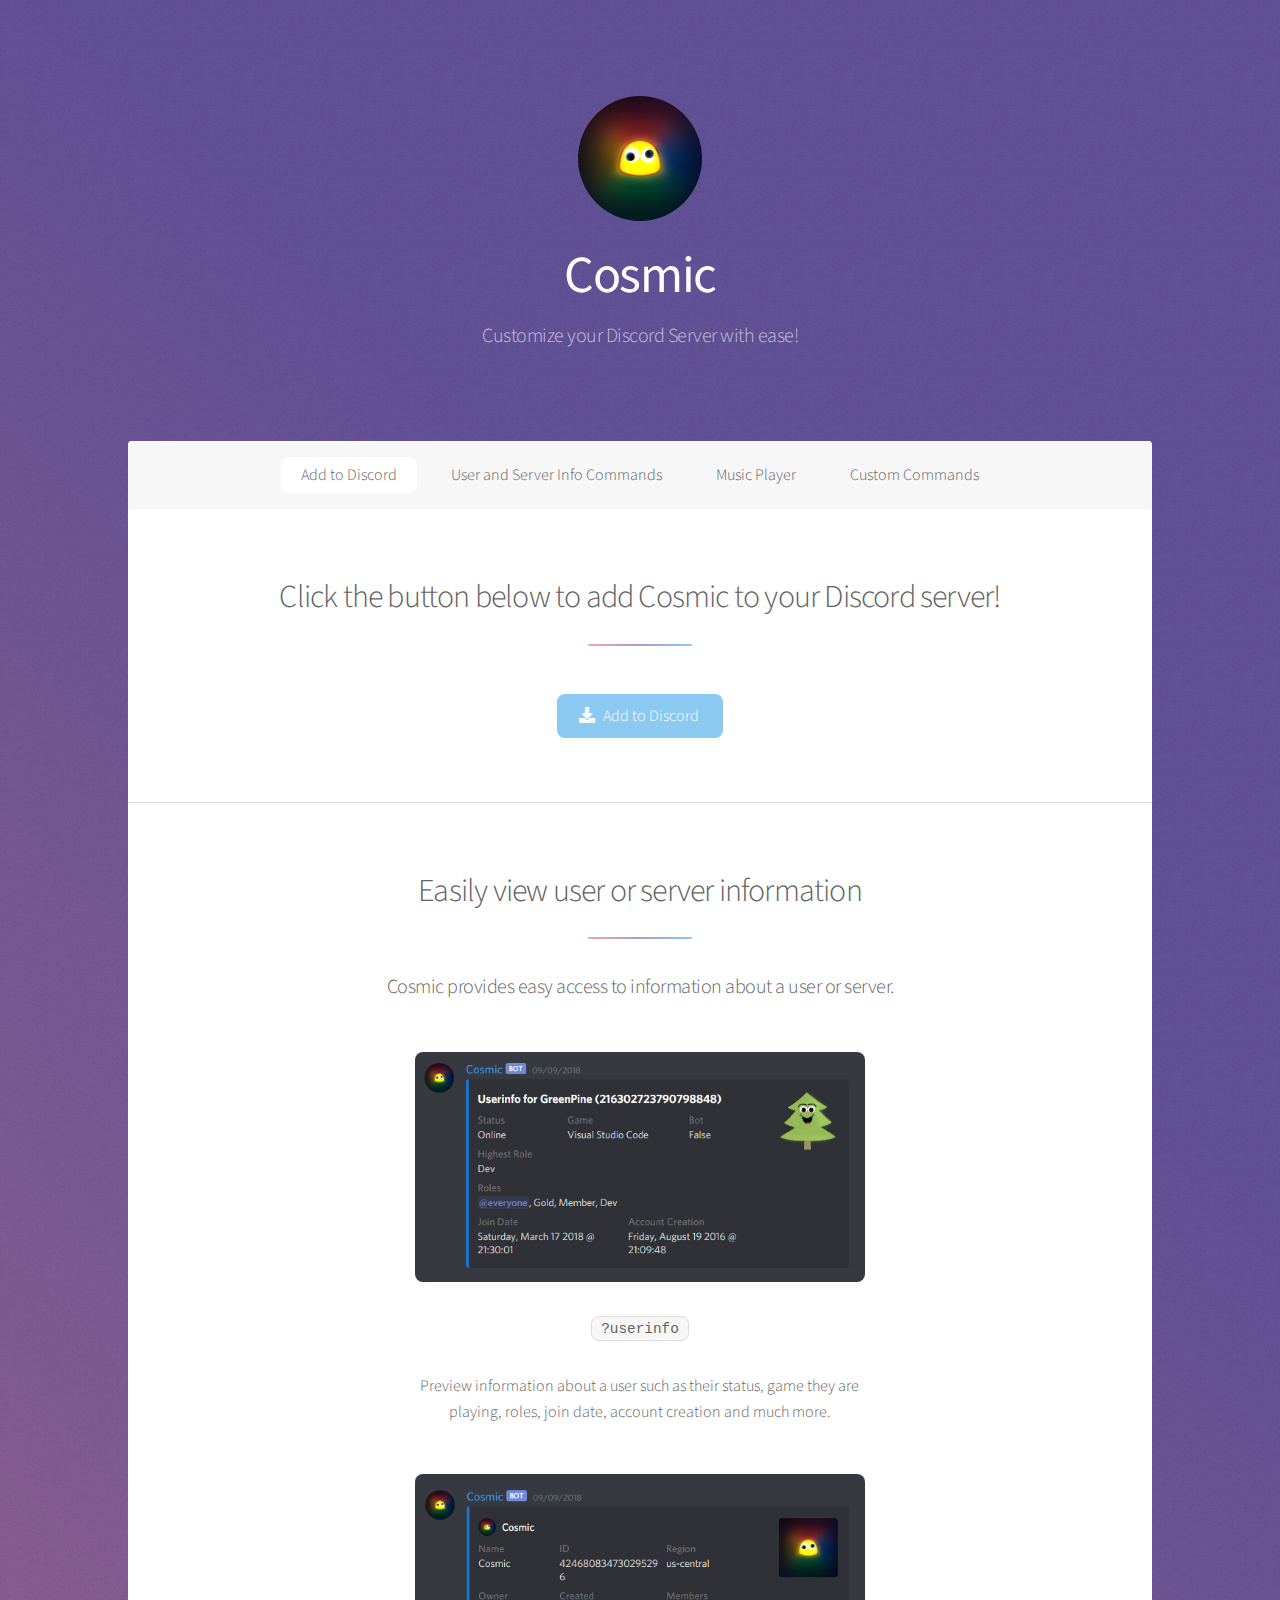
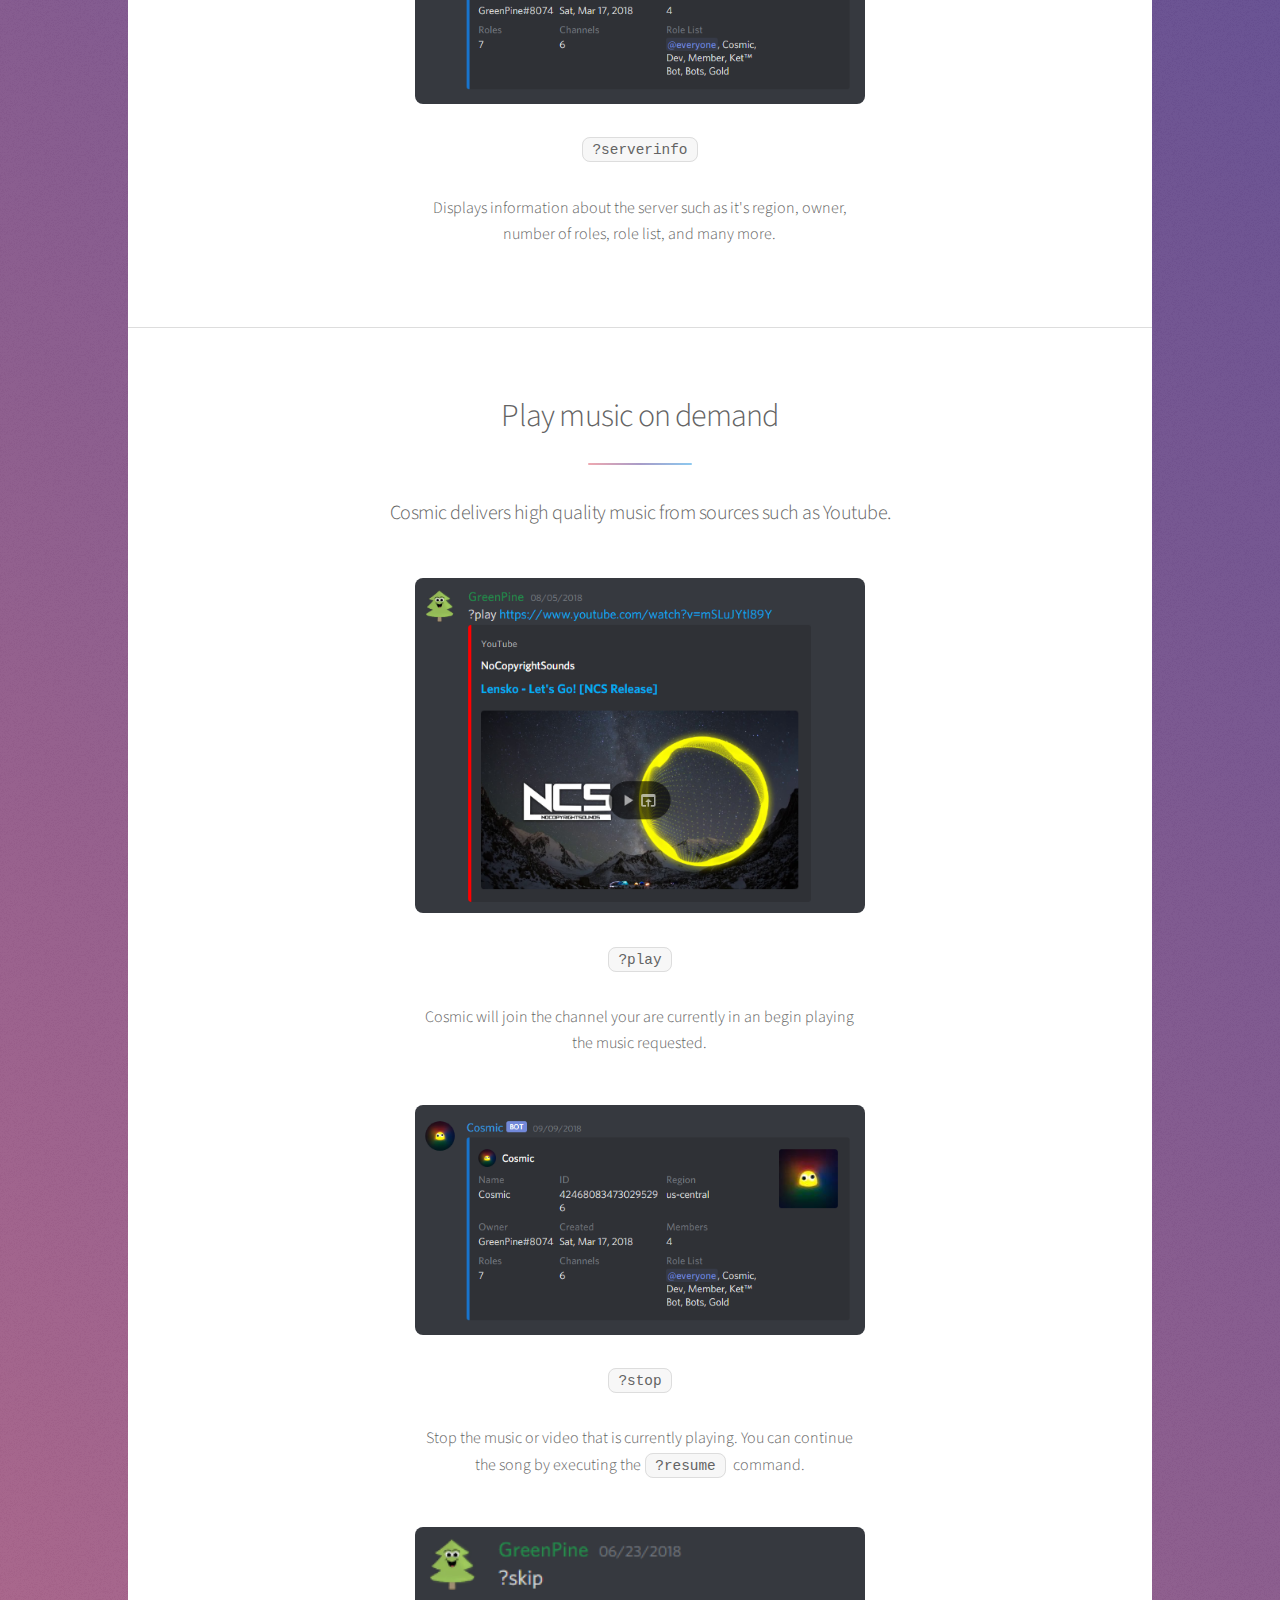
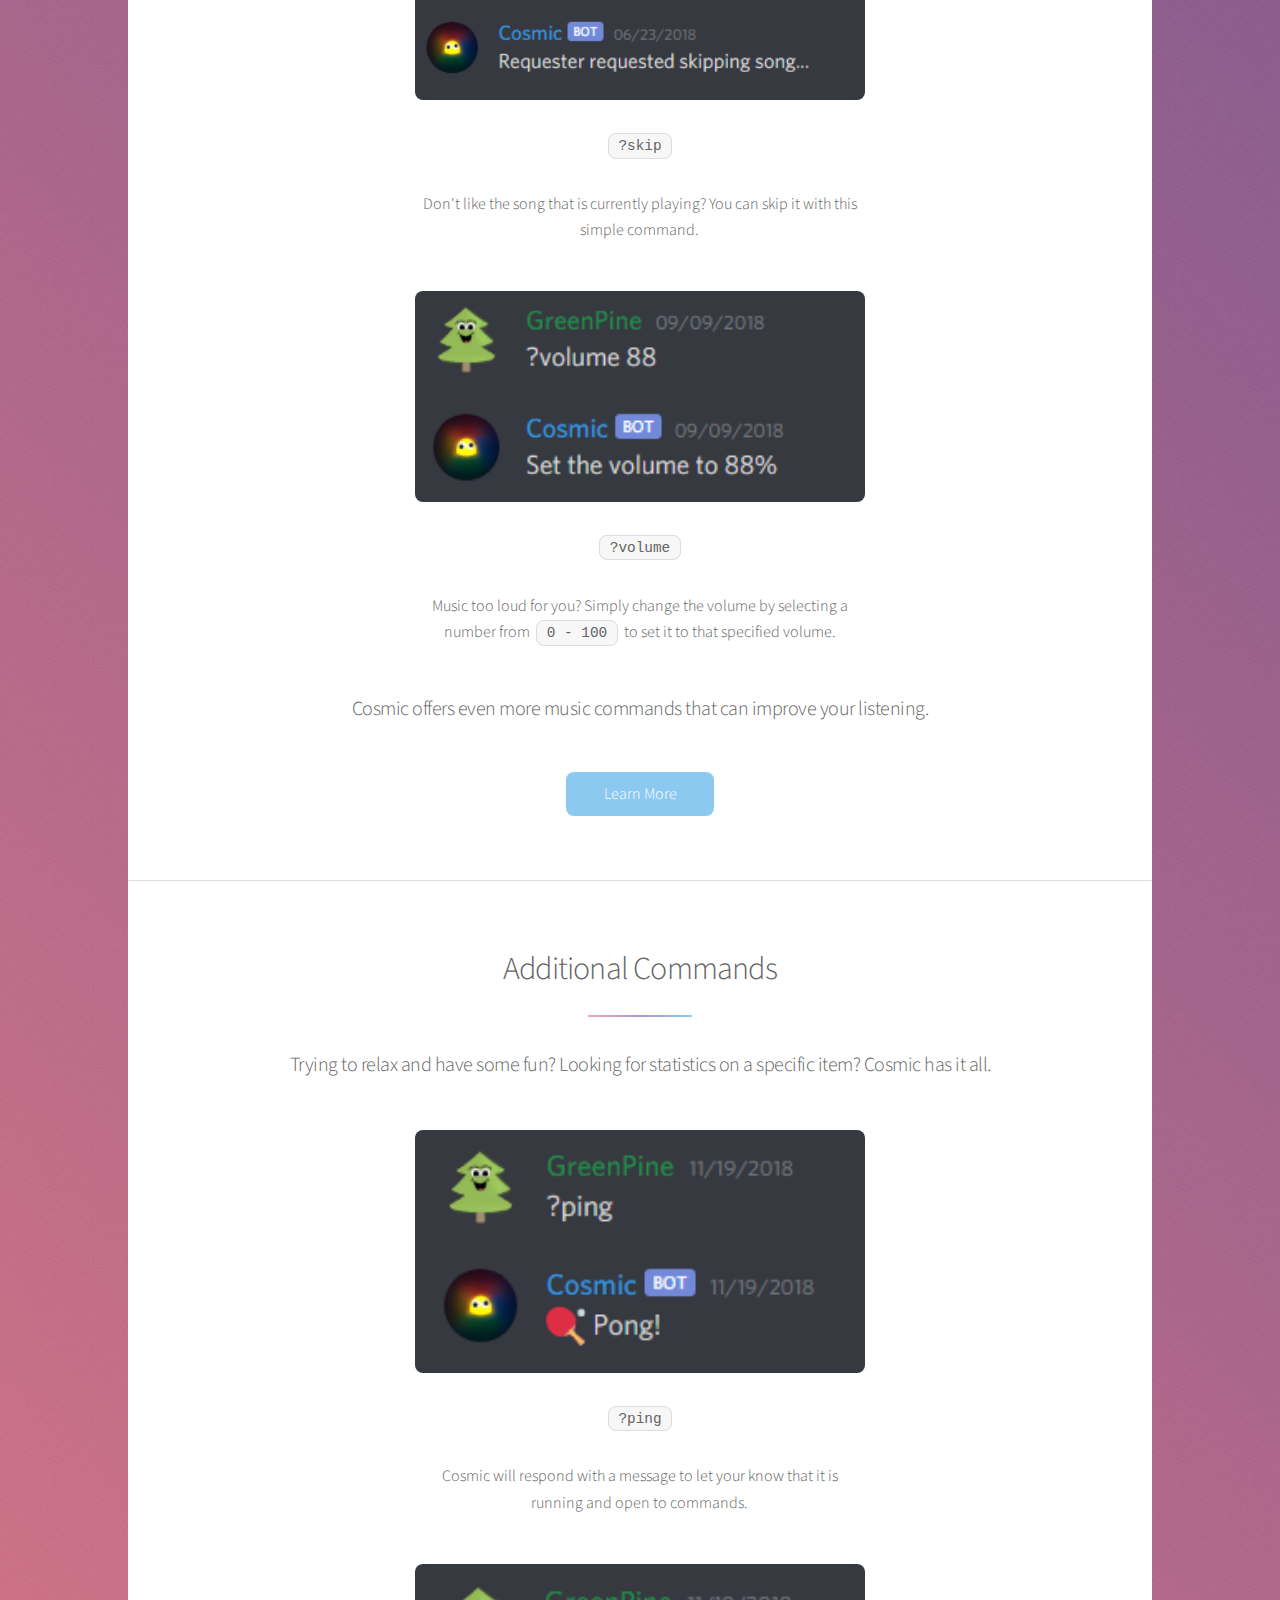
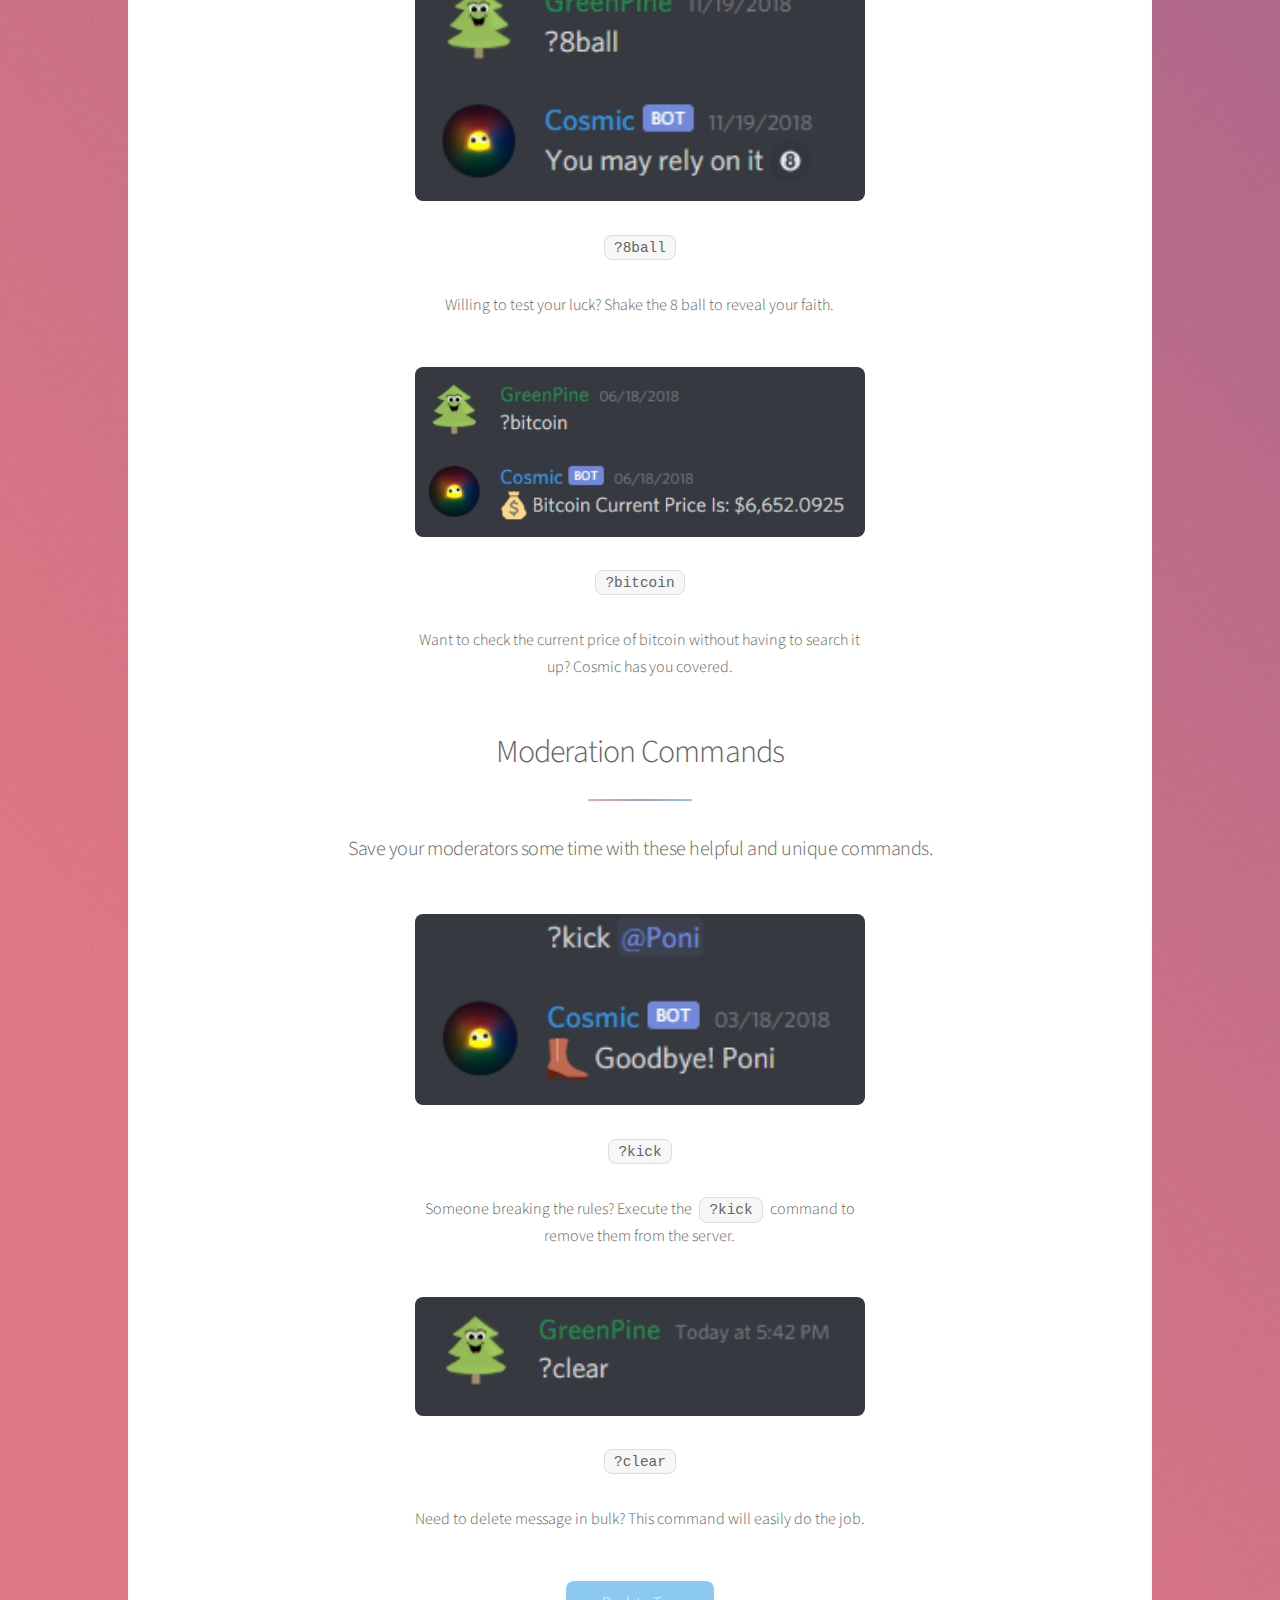
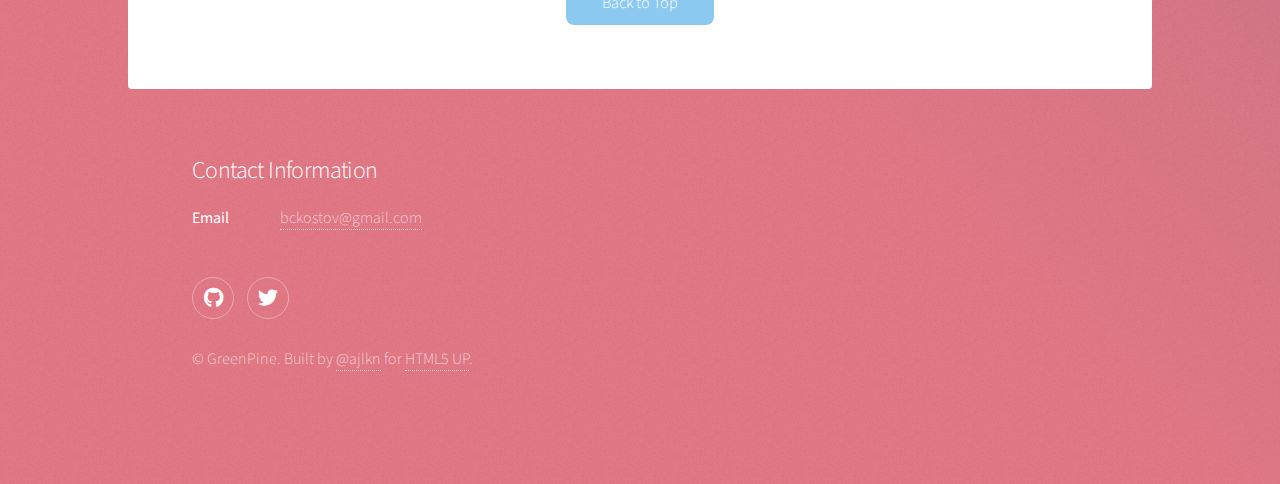
<file: index.html>
<!DOCTYPE HTML>
<!--
	Stellar by HTML5 UP
-->
<html>
	<head <link rel="icon" href="images/cosmicpicture2.png">
		<title>Cosmic - Bot for Discord</title>
		<link rel="shortcut icon" type="image/png" href="images/cosmicpicture2.png">
		<meta charset="utf-8" />
		<meta name="viewport" content="width=device-width, initial-scale=1, user-scalable=no" />
		<link rel="stylesheet" href="assets/css/main.css" />
		<noscript><link rel="stylesheet" href="assets/css/noscript.css" /></noscript>
	</head>
	<body class="is-preload">

		<!-- Wrapper -->
			<div id="wrapper">

				<!-- Header -->
				<header id="header" class="alt">
					<span class="logo"><img src="images/cosmicpicture2.png" alt="" /></span>
					<h1><strong>Cosmic</strong></h1>
					<p>Customize your Discord Server with ease!</p>
				</header>

				<!-- Nav -->
				<nav id="nav">
					<ul>
						<li><a href="#intro" class="active">Add to Discord</a></li>
						<li><a href="#first">User and Server Info Commands</a></li>
						<li><a href="#second">Music Player</a></li>
						<li><a href="#cta">Custom Commands</a></li>
					</ul>
				</nav>

				<!-- Main -->
					<div id="main">

						<!-- Introduction -->
							<section id="intro" class="main special">
								<header class="major">
									<h2>Click the button below to add Cosmic to your Discord server!</h2>
								</header>
								<!--<p>Click the button below to add Cosmic to your Discord server!</p>-->
								<footer class="major">
									<ul class="actions special">
										<li><a href="https://discord.com/api/oauth2/authorize?client_id=424680487638925312&permissions=8&scope=bot" class="button primary icon solid fa-download" target="_blank">Add to Discord</a></li>
									</ul>
								</footer>
							</section>

						<!-- First Section -->
							<section id="first" class="main special">
								<header class="major">
									<h2>Easily view user or server information</h2>
									<p>Cosmic provides easy access to information about a user or server.</p>
								</header>
								<ul class="features">
									<li>
										<span class="image fit"><img src="images/userinfo.png" alt="" /></span>
										<p><code>?userinfo</code></p>
										<p>Preview information about a user such as their status, game they are playing, roles, join date, account creation and much more.</p>
									</li>
								</ul>
								<ul class="features">
									<li>
										<span class="image fit"><img src="images/serverinfo.png" alt="" /></span>
										<p><code>?serverinfo</code></p>
										<p>Displays information about the server such as it's region, owner, number of roles, role list, and many more.</p>
									</li>
								</ul>
								<!--<footer class="major">
									<ul class="actions special">
										<li><a href="generic.html" class="button">Learn More</a></li>
									</ul>
								</footer>-->
							</section>

						<!-- Second Section -->
							<section id="second" class="main special">
								<header class="major">
									<h2>Play music on demand</h2>
									<p>Cosmic delivers high quality music from sources such as Youtube.</p>
								</header>
								<ul class="features">
									<li>
										<span class="image fit"><img src="images/play.png" alt="" /></span>
										<p><code>?play</code></p>
										<p>Cosmic will join the channel your are currently in an begin playing the music requested.</p>
									</li>
								</ul>
								<ul class="features">
									<li>
										<span class="image fit"><img src="images/serverinfo.png" alt="" /></span>
										<p><code>?stop</code></p>
										<p>Stop the music or video that is currently playing. You can continue the song by executing the<code>?resume</code> command.</p>
									</li>
								</ul>
								<ul class="features">
									<li>
										<span class="image fit"><img src="images/skip.png" alt="" /></span>
										<p><code>?skip</code></p>
										<p>Don't like the song that is currently playing? You can skip it with this simple command.</p>
									</li>
								</ul>
								<ul class="features">
									<li>
										<span class="image fit"><img src="images/volume.png" alt="" /></span>
										<p><code>?volume</code></p>
										<p>Music too loud for you? Simply change the volume by selecting a number from <code>0 - 100</code> to set it to that specified volume.</p>
									</li>
								</ul>
								<h3> Cosmic offers even more music commands that can improve your listening.</h3>
								<footer class="major">
									<ul class="actions special">
										<li><a href="generic.html" class="button primary">Learn More</a></li>
									</ul>
								</footer>
							</section>
								<!--<ul class="statistics">
									<li class="style1">
										<span class="icon solid fa-code-branch"></span>
										<strong>5,120</strong> Etiam
									</li>
									<li class="style2">
										<span class="icon fa-folder-open"></span>
										<strong>8,192</strong> Magna
									</li>
									<li class="style3">
										<span class="icon solid fa-signal"></span>
										<strong>2,048</strong> Tempus
									</li>
									<li class="style4">
										<span class="icon solid fa-laptop"></span>
										<strong>4,096</strong> Aliquam
									</li>
									<li class="style5">
										<span class="icon fa-gem"></span>
										<strong>1,024</strong> Nullam
									</li>
								</ul>-->
								<!--<p class="content">Nam elementum nisl et mi a commodo porttitor. Morbi sit amet nisl eu arcu faucibus hendrerit vel a risus. Nam a orci mi, elementum ac arcu sit amet, fermentum pellentesque et purus. Integer maximus varius lorem, sed convallis diam accumsan sed. Etiam porttitor placerat sapien, sed eleifend a enim pulvinar faucibus semper quis ut arcu. Ut non nisl a mollis est efficitur vestibulum. Integer eget purus nec nulla mattis et accumsan ut magna libero. Morbi auctor iaculis porttitor. Sed ut magna ac risus et hendrerit scelerisque. Praesent eleifend lacus in lectus aliquam porta. Cras eu ornare dui curabitur lacinia.</p>-->
								<!--<footer class="major">
									<ul class="actions special">
										<li><a href="generic.html" class="button">Learn More</a></li>
									</ul>
								</footer>-->
							</section>

						<!-- Get Started -->
							<section id="cta" class="main special">
								<header class="major">
									<h2>Additional Commands</h2>
									<p>Trying to relax and have some fun? Looking for statistics on a specific item? Cosmic has it all.</p>
								</header>
								<ul class="features">
									<li>
										<span class="image fit"><img src="images/ping.png" alt="" /></span>
										<p><code>?ping</code></p>
										<p>Cosmic will respond with a message to let your know that it is running and open to commands.</p>
									</li>
								</ul>
								<ul class="features">
									<li>
										<span class="image fit"><img src="images/8ball.png" alt="" /></span>
										<p><code>?8ball</code></p>
										<p>Willing to test your luck? Shake the 8 ball to reveal your faith.</p>
									</li>
								</ul>
								<ul class="features">
									<li>
										<span class="image fit"><img src="images/bitcoin.png" alt="" /></span>
										<p><code>?bitcoin</code></p>
										<p>Want to check the current price of bitcoin without having to search it up? Cosmic has you covered.</p>
									</li>
								</ul>
								<section id="cta" class="main special">
								<header class="major">
									<h2>Moderation Commands</h2>
									<p>Save your moderators some time with these helpful and unique commands.</p>
								</header>
								<ul class="features">
									<li>
										<span class="image fit"><img src="images/kick.png" alt="" /></span>
										<p><code>?kick</code></p>
										<p>Someone breaking the rules? Execute the <code>?kick</code> command to remove them from the server.</p>
									</li>
								</ul>
								<ul class="features">
									<li>
										<span class="image fit"><img src="images/clear.png" alt="" /></span>
										<p><code>?clear</code></p>
										<p>Need to delete message in bulk? This command will easily do the job.</p>
									</li>
								</ul>
								<footer class="major">
									<ul class="actions special">
										<li><a href="#" class="button primary">Back to Top</a></li>
									</ul>
								</footer>
							</section>

					</div>

				<!-- Footer -->
				<div>
					<footer id="footer">
						<section>
							<h2>Contact Information</h2>
							<dl class="alt">
								<dt>Email</dt>
								<dd><a>bckostov@gmail.com</a></dd>
							</dl>
							<ul class="icons">
								<li><a href="https://github.com/bckostov" target="_blank" class="icon brands fa-github alt"><span class="label">GitHub</span></a></li>
								<li><a href="https://twitter.com/boji_k17" target="_blank" class="icon brands fa-twitter alt"><span class="label">Twitter</span></a></li>
								<br>
								<br>
								<li>&copy; GreenPine. Built by <a href="https://twitter.com/ajlkn">@ajlkn</a> for <a href="https://html5up.net">HTML5 UP</a>.</li>
								<br>
							</ul>
						</section>
					</footer>
			</div>

		<!-- Scripts -->
			<script src="assets/js/jquery.min.js"></script>
			<script src="assets/js/jquery.scrollex.min.js"></script>
			<script src="assets/js/jquery.scrolly.min.js"></script>
			<script src="assets/js/browser.min.js"></script>
			<script src="assets/js/breakpoints.min.js"></script>
			<script src="assets/js/util.js"></script>
			<script src="assets/js/main.js"></script>

	</body>
</html>
</file>
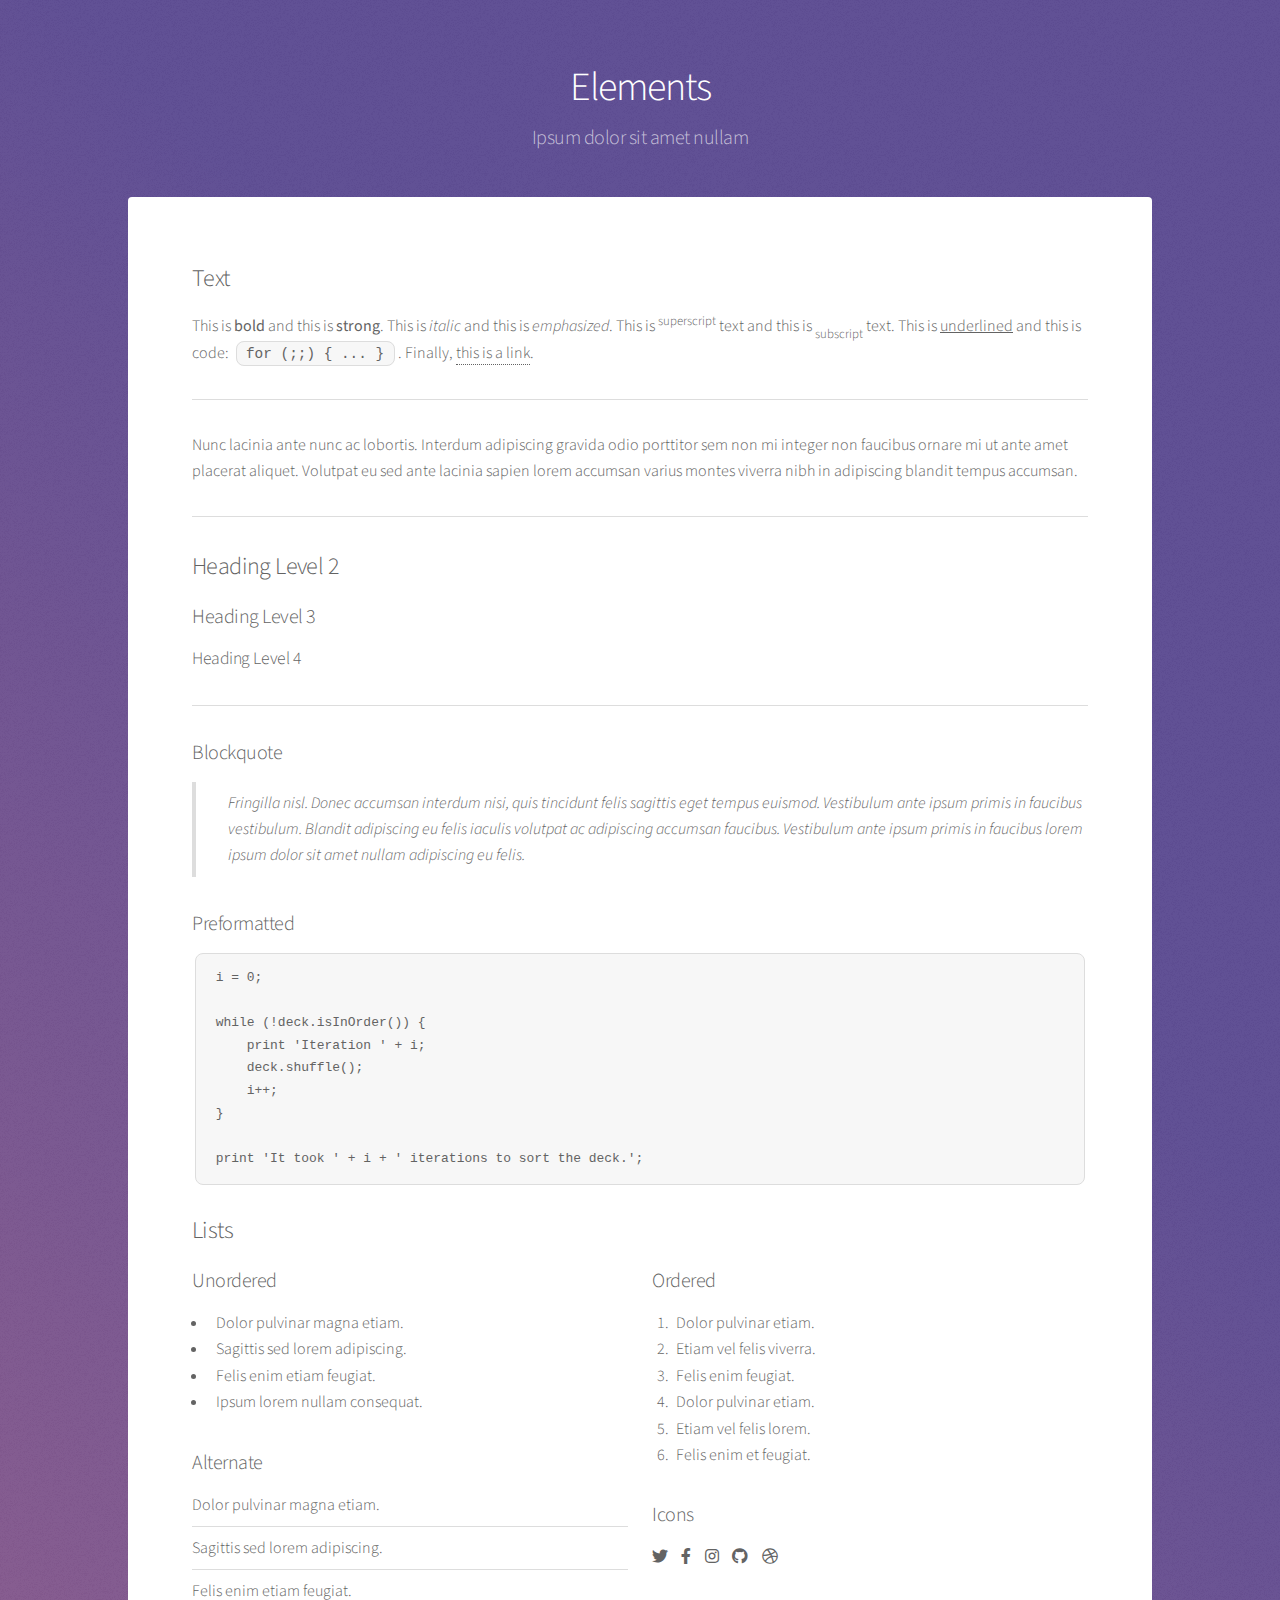
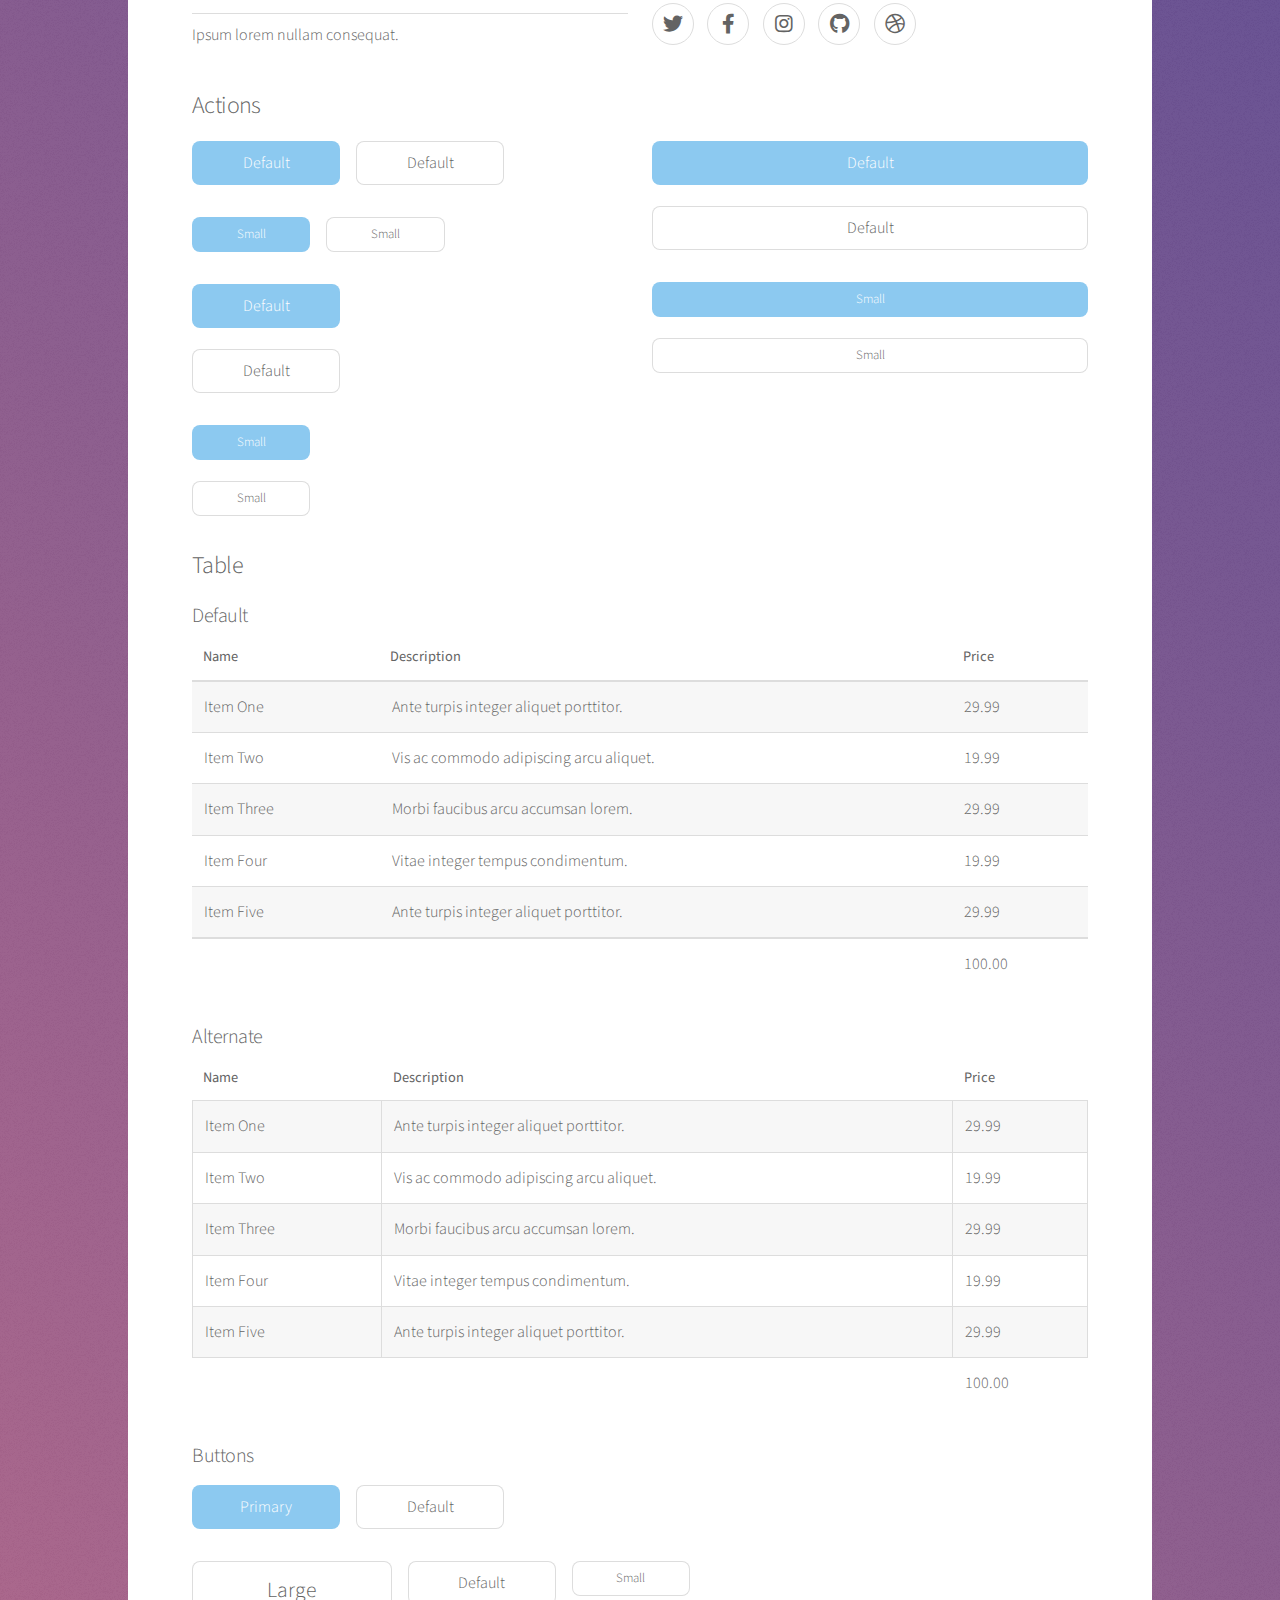
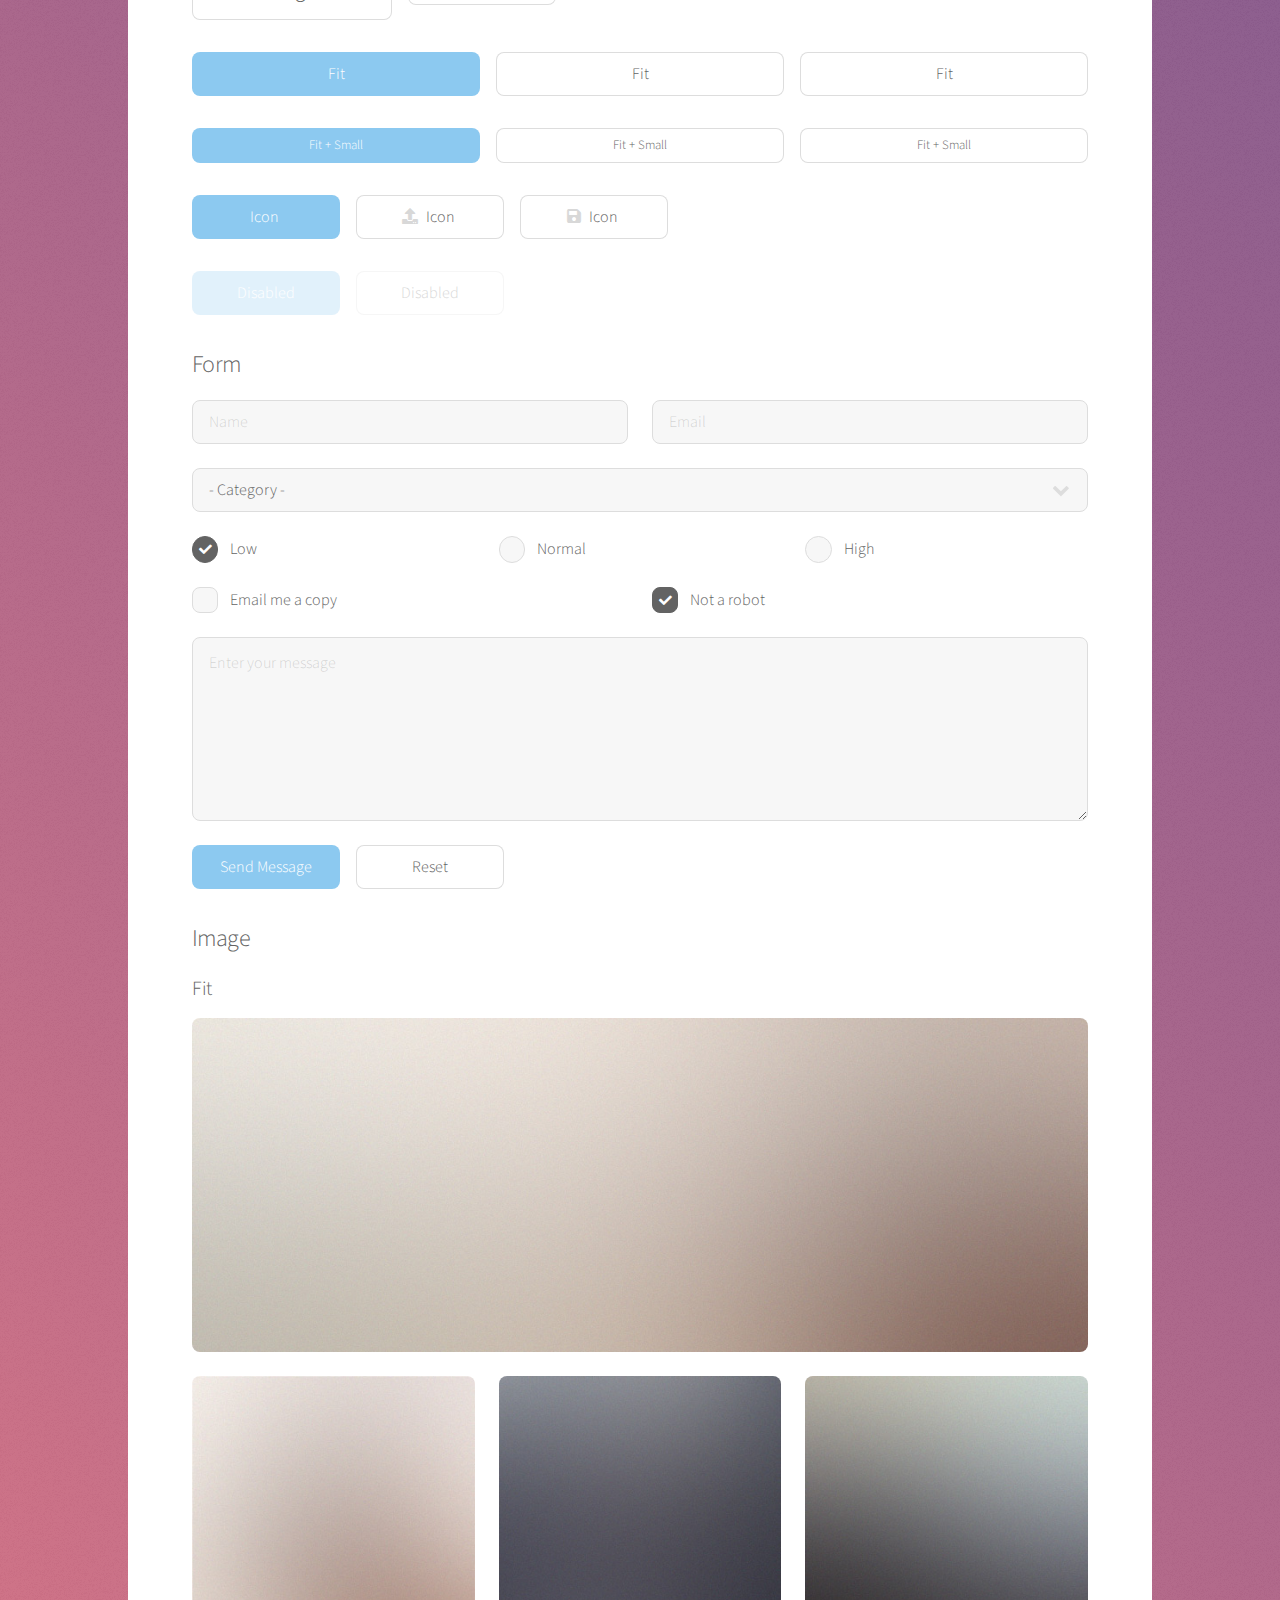
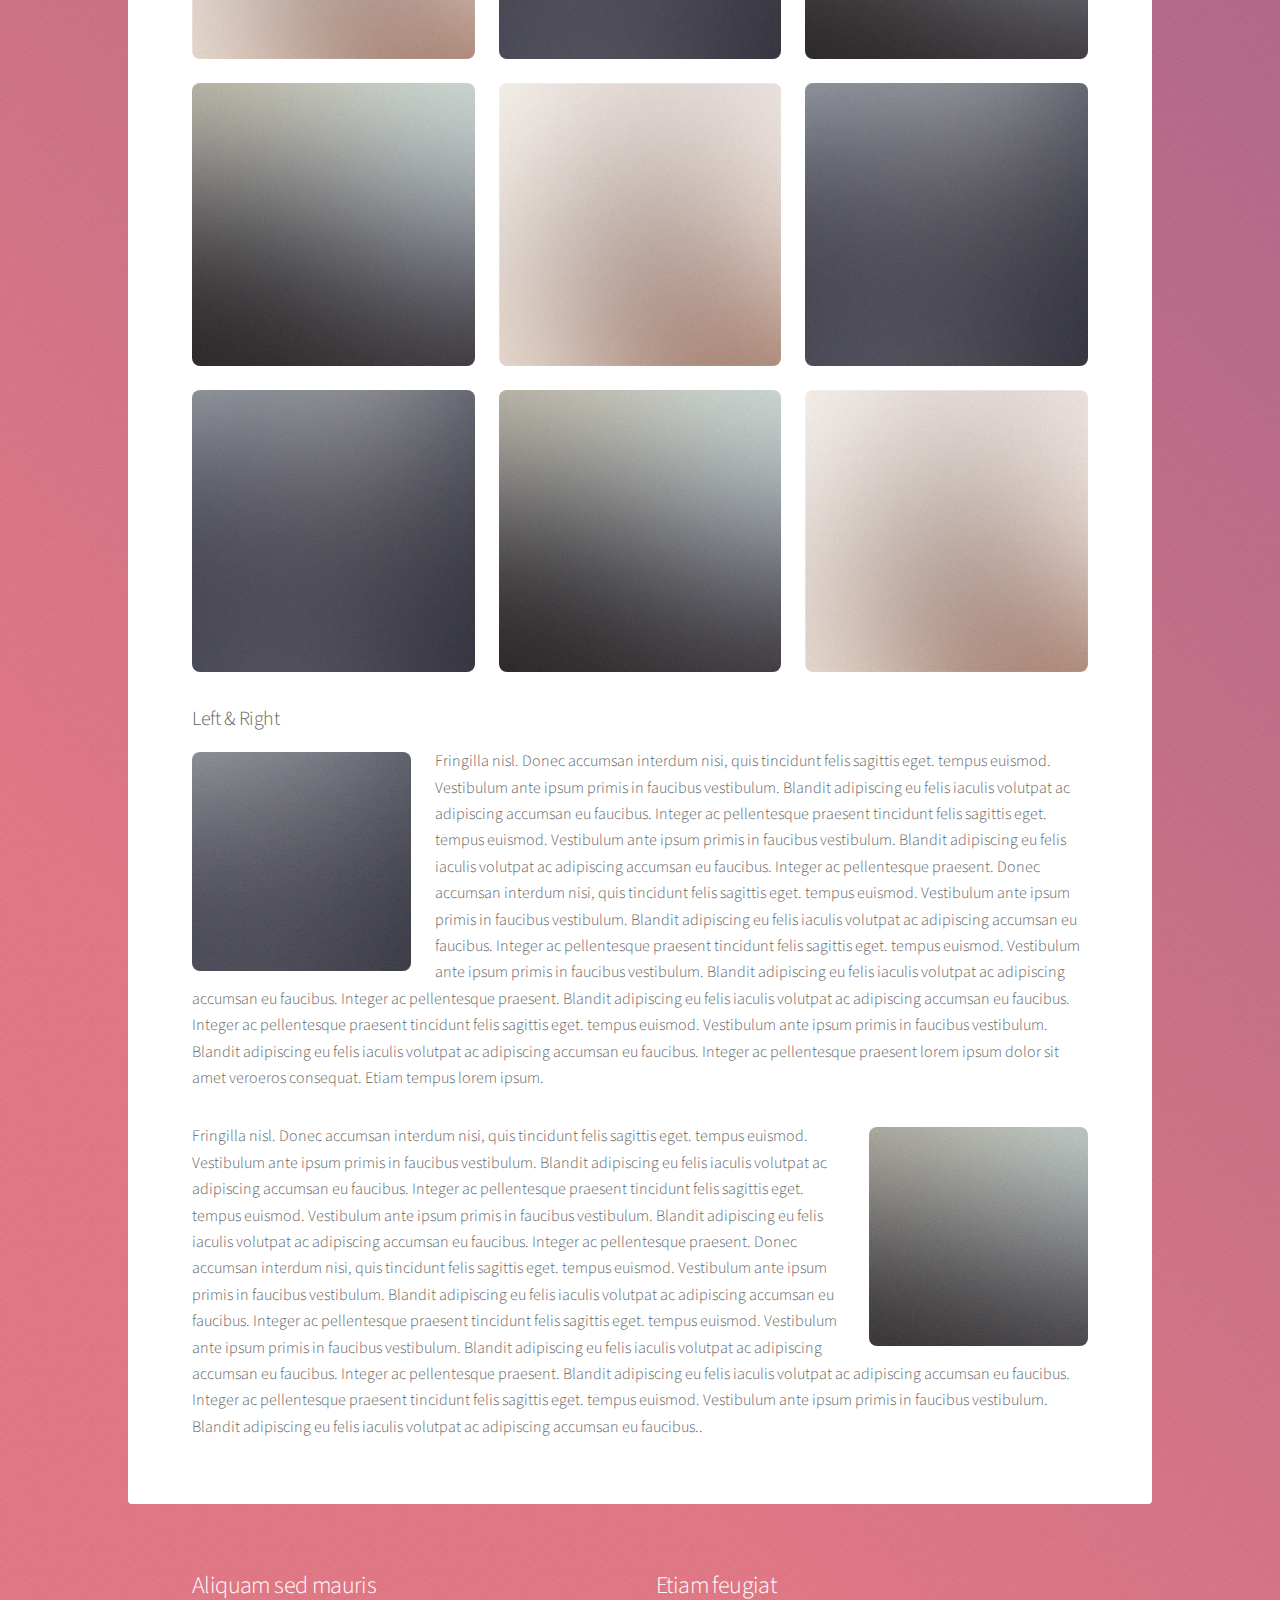
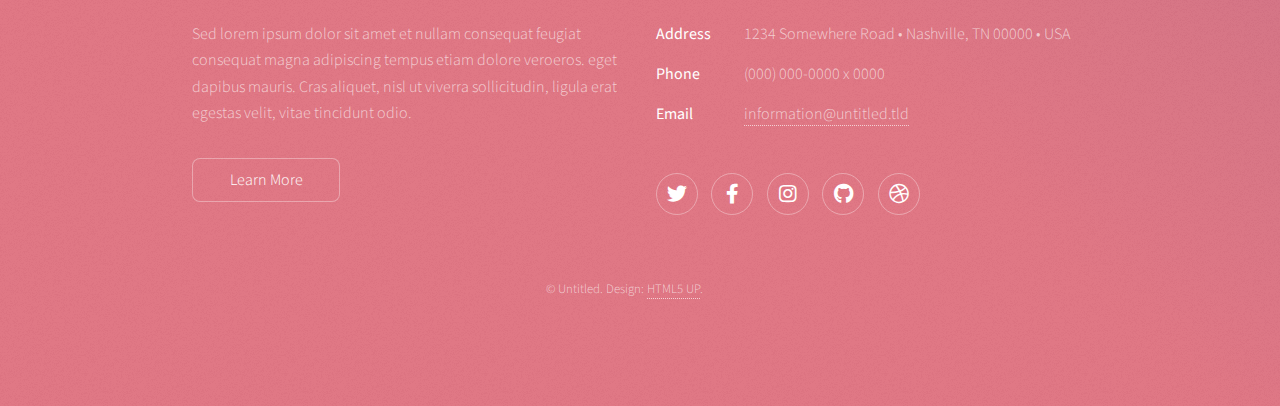
<file: elements.html>
<!DOCTYPE HTML>
<!--
	Stellar by HTML5 UP
	html5up.net | @ajlkn
	Free for personal and commercial use under the CCA 3.0 license (html5up.net/license)
-->
<html>
	<head>
		<title>Elements - Stellar by HTML5 UP</title>
		<meta charset="utf-8" />
		<meta name="viewport" content="width=device-width, initial-scale=1, user-scalable=no" />
		<link rel="stylesheet" href="assets/css/main.css" />
		<noscript><link rel="stylesheet" href="assets/css/noscript.css" /></noscript>
	</head>
	<body class="is-preload">

		<!-- Wrapper -->
			<div id="wrapper">

				<!-- Header -->
					<header id="header">
						<h1>Elements</h1>
						<p>Ipsum dolor sit amet nullam</p>
					</header>

				<!-- Main -->
					<div id="main">

						<!-- Content -->
							<section id="content" class="main">

								<!-- Text -->
									<section>
										<h2>Text</h2>
										<p>This is <b>bold</b> and this is <strong>strong</strong>. This is <i>italic</i> and this is <em>emphasized</em>.
										This is <sup>superscript</sup> text and this is <sub>subscript</sub> text.
										This is <u>underlined</u> and this is code: <code>for (;;) { ... }</code>. Finally, <a href="#">this is a link</a>.</p>
										<hr />
										<p>Nunc lacinia ante nunc ac lobortis. Interdum adipiscing gravida odio porttitor sem non mi integer non faucibus ornare mi ut ante amet placerat aliquet. Volutpat eu sed ante lacinia sapien lorem accumsan varius montes viverra nibh in adipiscing blandit tempus accumsan.</p>
										<hr />
										<h2>Heading Level 2</h2>
										<h3>Heading Level 3</h3>
										<h4>Heading Level 4</h4>
										<hr />
										<h3>Blockquote</h3>
										<blockquote>Fringilla nisl. Donec accumsan interdum nisi, quis tincidunt felis sagittis eget tempus euismod. Vestibulum ante ipsum primis in faucibus vestibulum. Blandit adipiscing eu felis iaculis volutpat ac adipiscing accumsan faucibus. Vestibulum ante ipsum primis in faucibus lorem ipsum dolor sit amet nullam adipiscing eu felis.</blockquote>
										<h3>Preformatted</h3>
										<pre><code>i = 0;

while (!deck.isInOrder()) {
    print 'Iteration ' + i;
    deck.shuffle();
    i++;
}

print 'It took ' + i + ' iterations to sort the deck.';</code></pre>
									</section>

								<!-- Lists -->
									<section>
										<h2>Lists</h2>
										<div class="row">
											<div class="col-6 col-12-medium">
												<h3>Unordered</h3>
												<ul>
													<li>Dolor pulvinar magna etiam.</li>
													<li>Sagittis sed lorem adipiscing.</li>
													<li>Felis enim etiam feugiat.</li>
													<li>Ipsum lorem nullam consequat.</li>
												</ul>
												<h3>Alternate</h3>
												<ul class="alt">
													<li>Dolor pulvinar magna etiam.</li>
													<li>Sagittis sed lorem adipiscing.</li>
													<li>Felis enim etiam feugiat.</li>
													<li>Ipsum lorem nullam consequat.</li>
												</ul>
											</div>
											<div class="col-6 col-12-medium">
												<h3>Ordered</h3>
												<ol>
													<li>Dolor pulvinar etiam.</li>
													<li>Etiam vel felis viverra.</li>
													<li>Felis enim feugiat.</li>
													<li>Dolor pulvinar etiam.</li>
													<li>Etiam vel felis lorem.</li>
													<li>Felis enim et feugiat.</li>
												</ol>
												<h3>Icons</h3>
												<ul class="icons">
													<li><a href="#" class="icon brands fa-twitter"><span class="label">Twitter</span></a></li>
													<li><a href="#" class="icon brands fa-facebook-f"><span class="label">Facebook</span></a></li>
													<li><a href="#" class="icon brands fa-instagram"><span class="label">Instagram</span></a></li>
													<li><a href="#" class="icon brands fa-github"><span class="label">GitHub</span></a></li>
													<li><a href="#" class="icon brands fa-dribbble"><span class="label">Dribbble</span></a></li>
												</ul>
												<ul class="icons">
													<li><a href="#" class="icon brands alt fa-twitter"><span class="label">Twitter</span></a></li>
													<li><a href="#" class="icon brands alt fa-facebook-f"><span class="label">Facebook</span></a></li>
													<li><a href="#" class="icon brands alt fa-instagram"><span class="label">Instagram</span></a></li>
													<li><a href="#" class="icon brands alt fa-github"><span class="label">GitHub</span></a></li>
													<li><a href="#" class="icon brands alt fa-dribbble"><span class="label">Dribbble</span></a></li>
												</ul>
											</div>
										</div>
										<h2>Actions</h2>
										<div class="row">
											<div class="col-6 col-12-medium">
												<ul class="actions">
													<li><a href="#" class="button primary">Default</a></li>
													<li><a href="#" class="button">Default</a></li>
												</ul>
												<ul class="actions small">
													<li><a href="#" class="button primary small">Small</a></li>
													<li><a href="#" class="button small">Small</a></li>
												</ul>
												<ul class="actions stacked">
													<li><a href="#" class="button primary">Default</a></li>
													<li><a href="#" class="button">Default</a></li>
												</ul>
												<ul class="actions stacked">
													<li><a href="#" class="button primary small">Small</a></li>
													<li><a href="#" class="button small">Small</a></li>
												</ul>
											</div>
											<div class="col-6 col-12-medium">
												<ul class="actions stacked">
													<li><a href="#" class="button primary fit">Default</a></li>
													<li><a href="#" class="button fit">Default</a></li>
												</ul>
												<ul class="actions stacked">
													<li><a href="#" class="button primary small fit">Small</a></li>
													<li><a href="#" class="button small fit">Small</a></li>
												</ul>
											</div>
										</div>
									</section>

								<!-- Table -->
									<section>
										<h2>Table</h2>
										<h3>Default</h3>
										<div class="table-wrapper">
											<table>
												<thead>
													<tr>
														<th>Name</th>
														<th>Description</th>
														<th>Price</th>
													</tr>
												</thead>
												<tbody>
													<tr>
														<td>Item One</td>
														<td>Ante turpis integer aliquet porttitor.</td>
														<td>29.99</td>
													</tr>
													<tr>
														<td>Item Two</td>
														<td>Vis ac commodo adipiscing arcu aliquet.</td>
														<td>19.99</td>
													</tr>
													<tr>
														<td>Item Three</td>
														<td> Morbi faucibus arcu accumsan lorem.</td>
														<td>29.99</td>
													</tr>
													<tr>
														<td>Item Four</td>
														<td>Vitae integer tempus condimentum.</td>
														<td>19.99</td>
													</tr>
													<tr>
														<td>Item Five</td>
														<td>Ante turpis integer aliquet porttitor.</td>
														<td>29.99</td>
													</tr>
												</tbody>
												<tfoot>
													<tr>
														<td colspan="2"></td>
														<td>100.00</td>
													</tr>
												</tfoot>
											</table>
										</div>

										<h3>Alternate</h3>
										<div class="table-wrapper">
											<table class="alt">
												<thead>
													<tr>
														<th>Name</th>
														<th>Description</th>
														<th>Price</th>
													</tr>
												</thead>
												<tbody>
													<tr>
														<td>Item One</td>
														<td>Ante turpis integer aliquet porttitor.</td>
														<td>29.99</td>
													</tr>
													<tr>
														<td>Item Two</td>
														<td>Vis ac commodo adipiscing arcu aliquet.</td>
														<td>19.99</td>
													</tr>
													<tr>
														<td>Item Three</td>
														<td> Morbi faucibus arcu accumsan lorem.</td>
														<td>29.99</td>
													</tr>
													<tr>
														<td>Item Four</td>
														<td>Vitae integer tempus condimentum.</td>
														<td>19.99</td>
													</tr>
													<tr>
														<td>Item Five</td>
														<td>Ante turpis integer aliquet porttitor.</td>
														<td>29.99</td>
													</tr>
												</tbody>
												<tfoot>
													<tr>
														<td colspan="2"></td>
														<td>100.00</td>
													</tr>
												</tfoot>
											</table>
										</div>
									</section>

								<!-- Buttons -->
									<section>
										<h3>Buttons</h3>
										<ul class="actions">
											<li><a href="#" class="button primary">Primary</a></li>
											<li><a href="#" class="button">Default</a></li>
										</ul>
										<ul class="actions">
											<li><a href="#" class="button large">Large</a></li>
											<li><a href="#" class="button">Default</a></li>
											<li><a href="#" class="button small">Small</a></li>
										</ul>
										<ul class="actions fit">
											<li><a href="#" class="button primary fit">Fit</a></li>
											<li><a href="#" class="button fit">Fit</a></li>
											<li><a href="#" class="button fit">Fit</a></li>
										</ul>
										<ul class="actions fit small">
											<li><a href="#" class="button primary fit small">Fit + Small</a></li>
											<li><a href="#" class="button fit small">Fit + Small</a></li>
											<li><a href="#" class="button fit small">Fit + Small</a></li>
										</ul>
										<ul class="actions">
											<li><a href="#" class="button primary icon solidfa-download">Icon</a></li>
											<li><a href="#" class="button icon solid fa-upload">Icon</a></li>
											<li><a href="#" class="button icon solid fa-save">Icon</a></li>
										</ul>
										<ul class="actions">
											<li><span class="button primary disabled">Disabled</span></li>
											<li><span class="button disabled">Disabled</span></li>
										</ul>
									</section>

								<!-- Form -->
									<section>
										<h2>Form</h2>
										<form method="post" action="#">
											<div class="row gtr-uniform">
												<div class="col-6 col-12-xsmall">
													<input type="text" name="demo-name" id="demo-name" value="" placeholder="Name" />
												</div>
												<div class="col-6 col-12-xsmall">
													<input type="email" name="demo-email" id="demo-email" value="" placeholder="Email" />
												</div>
												<div class="col-12">
													<select name="demo-category" id="demo-category">
														<option value="">- Category -</option>
														<option value="1">Manufacturing</option>
														<option value="1">Shipping</option>
														<option value="1">Administration</option>
														<option value="1">Human Resources</option>
													</select>
												</div>
												<div class="col-4 col-12-small">
													<input type="radio" id="demo-priority-low" name="demo-priority" checked>
													<label for="demo-priority-low">Low</label>
												</div>
												<div class="col-4 col-12-small">
													<input type="radio" id="demo-priority-normal" name="demo-priority">
													<label for="demo-priority-normal">Normal</label>
												</div>
												<div class="col-4 col-12-small">
													<input type="radio" id="demo-priority-high" name="demo-priority">
													<label for="demo-priority-high">High</label>
												</div>
												<div class="col-6 col-12-small">
													<input type="checkbox" id="demo-copy" name="demo-copy">
													<label for="demo-copy">Email me a copy</label>
												</div>
												<div class="col-6 col-12-small">
													<input type="checkbox" id="demo-human" name="demo-human" checked>
													<label for="demo-human">Not a robot</label>
												</div>
												<div class="col-12">
													<textarea name="demo-message" id="demo-message" placeholder="Enter your message" rows="6"></textarea>
												</div>
												<div class="col-12">
													<ul class="actions">
														<li><input type="submit" value="Send Message" class="primary" /></li>
														<li><input type="reset" value="Reset" /></li>
													</ul>
												</div>
											</div>
										</form>
									</section>

								<!-- Image -->
									<section>
										<h2>Image</h2>
										<h3>Fit</h3>
										<div class="box alt">
											<div class="row gtr-uniform">
												<div class="col-12"><span class="image fit"><img src="images/pic04.jpg" alt="" /></span></div>
												<div class="col-4"><span class="image fit"><img src="images/pic01.jpg" alt="" /></span></div>
												<div class="col-4"><span class="image fit"><img src="images/pic02.jpg" alt="" /></span></div>
												<div class="col-4"><span class="image fit"><img src="images/pic03.jpg" alt="" /></span></div>
												<div class="col-4"><span class="image fit"><img src="images/pic03.jpg" alt="" /></span></div>
												<div class="col-4"><span class="image fit"><img src="images/pic01.jpg" alt="" /></span></div>
												<div class="col-4"><span class="image fit"><img src="images/pic02.jpg" alt="" /></span></div>
												<div class="col-4"><span class="image fit"><img src="images/pic02.jpg" alt="" /></span></div>
												<div class="col-4"><span class="image fit"><img src="images/pic03.jpg" alt="" /></span></div>
												<div class="col-4"><span class="image fit"><img src="images/pic01.jpg" alt="" /></span></div>
											</div>
										</div>
										<h3>Left &amp; Right</h3>
										<p><span class="image left"><img src="images/pic05.jpg" alt="" /></span>Fringilla nisl. Donec accumsan interdum nisi, quis tincidunt felis sagittis eget. tempus euismod. Vestibulum ante ipsum primis in faucibus vestibulum. Blandit adipiscing eu felis iaculis volutpat ac adipiscing accumsan eu faucibus. Integer ac pellentesque praesent tincidunt felis sagittis eget. tempus euismod. Vestibulum ante ipsum primis in faucibus vestibulum. Blandit adipiscing eu felis iaculis volutpat ac adipiscing accumsan eu faucibus. Integer ac pellentesque praesent. Donec accumsan interdum nisi, quis tincidunt felis sagittis eget. tempus euismod. Vestibulum ante ipsum primis in faucibus vestibulum. Blandit adipiscing eu felis iaculis volutpat ac adipiscing accumsan eu faucibus. Integer ac pellentesque praesent tincidunt felis sagittis eget. tempus euismod. Vestibulum ante ipsum primis in faucibus vestibulum. Blandit adipiscing eu felis iaculis volutpat ac adipiscing accumsan eu faucibus. Integer ac pellentesque praesent. Blandit adipiscing eu felis iaculis volutpat ac adipiscing accumsan eu faucibus. Integer ac pellentesque praesent tincidunt felis sagittis eget. tempus euismod. Vestibulum ante ipsum primis in faucibus vestibulum. Blandit adipiscing eu felis iaculis volutpat ac adipiscing accumsan eu faucibus. Integer ac pellentesque praesent lorem ipsum dolor sit amet veroeros consequat. Etiam tempus lorem ipsum.</p>
										<p><span class="image right"><img src="images/pic06.jpg" alt="" /></span>Fringilla nisl. Donec accumsan interdum nisi, quis tincidunt felis sagittis eget. tempus euismod. Vestibulum ante ipsum primis in faucibus vestibulum. Blandit adipiscing eu felis iaculis volutpat ac adipiscing accumsan eu faucibus. Integer ac pellentesque praesent tincidunt felis sagittis eget. tempus euismod. Vestibulum ante ipsum primis in faucibus vestibulum. Blandit adipiscing eu felis iaculis volutpat ac adipiscing accumsan eu faucibus. Integer ac pellentesque praesent. Donec accumsan interdum nisi, quis tincidunt felis sagittis eget. tempus euismod. Vestibulum ante ipsum primis in faucibus vestibulum. Blandit adipiscing eu felis iaculis volutpat ac adipiscing accumsan eu faucibus. Integer ac pellentesque praesent tincidunt felis sagittis eget. tempus euismod. Vestibulum ante ipsum primis in faucibus vestibulum. Blandit adipiscing eu felis iaculis volutpat ac adipiscing accumsan eu faucibus. Integer ac pellentesque praesent. Blandit adipiscing eu felis iaculis volutpat ac adipiscing accumsan eu faucibus. Integer ac pellentesque praesent tincidunt felis sagittis eget. tempus euismod. Vestibulum ante ipsum primis in faucibus vestibulum. Blandit adipiscing eu felis iaculis volutpat ac adipiscing accumsan eu faucibus..</p>
									</section>

							</section>

					</div>

				<!-- Footer -->
					<footer id="footer">
						<section>
							<h2>Aliquam sed mauris</h2>
							<p>Sed lorem ipsum dolor sit amet et nullam consequat feugiat consequat magna adipiscing tempus etiam dolore veroeros. eget dapibus mauris. Cras aliquet, nisl ut viverra sollicitudin, ligula erat egestas velit, vitae tincidunt odio.</p>
							<ul class="actions">
								<li><a href="#" class="button">Learn More</a></li>
							</ul>
						</section>
						<section>
							<h2>Etiam feugiat</h2>
							<dl class="alt">
								<dt>Address</dt>
								<dd>1234 Somewhere Road &bull; Nashville, TN 00000 &bull; USA</dd>
								<dt>Phone</dt>
								<dd>(000) 000-0000 x 0000</dd>
								<dt>Email</dt>
								<dd><a href="#">information@untitled.tld</a></dd>
							</dl>
							<ul class="icons">
								<li><a href="#" class="icon brands fa-twitter alt"><span class="label">Twitter</span></a></li>
								<li><a href="#" class="icon brands fa-facebook-f alt"><span class="label">Facebook</span></a></li>
								<li><a href="#" class="icon brands fa-instagram alt"><span class="label">Instagram</span></a></li>
								<li><a href="#" class="icon brands fa-github alt"><span class="label">GitHub</span></a></li>
								<li><a href="#" class="icon brands fa-dribbble alt"><span class="label">Dribbble</span></a></li>
							</ul>
						</section>
						<p class="copyright">&copy; Untitled. Design: <a href="https://html5up.net">HTML5 UP</a>.</p>
					</footer>

			</div>

		<!-- Scripts -->
			<script src="assets/js/jquery.min.js"></script>
			<script src="assets/js/jquery.scrollex.min.js"></script>
			<script src="assets/js/jquery.scrolly.min.js"></script>
			<script src="assets/js/browser.min.js"></script>
			<script src="assets/js/breakpoints.min.js"></script>
			<script src="assets/js/util.js"></script>
			<script src="assets/js/main.js"></script>

	</body>
</html>
</file>
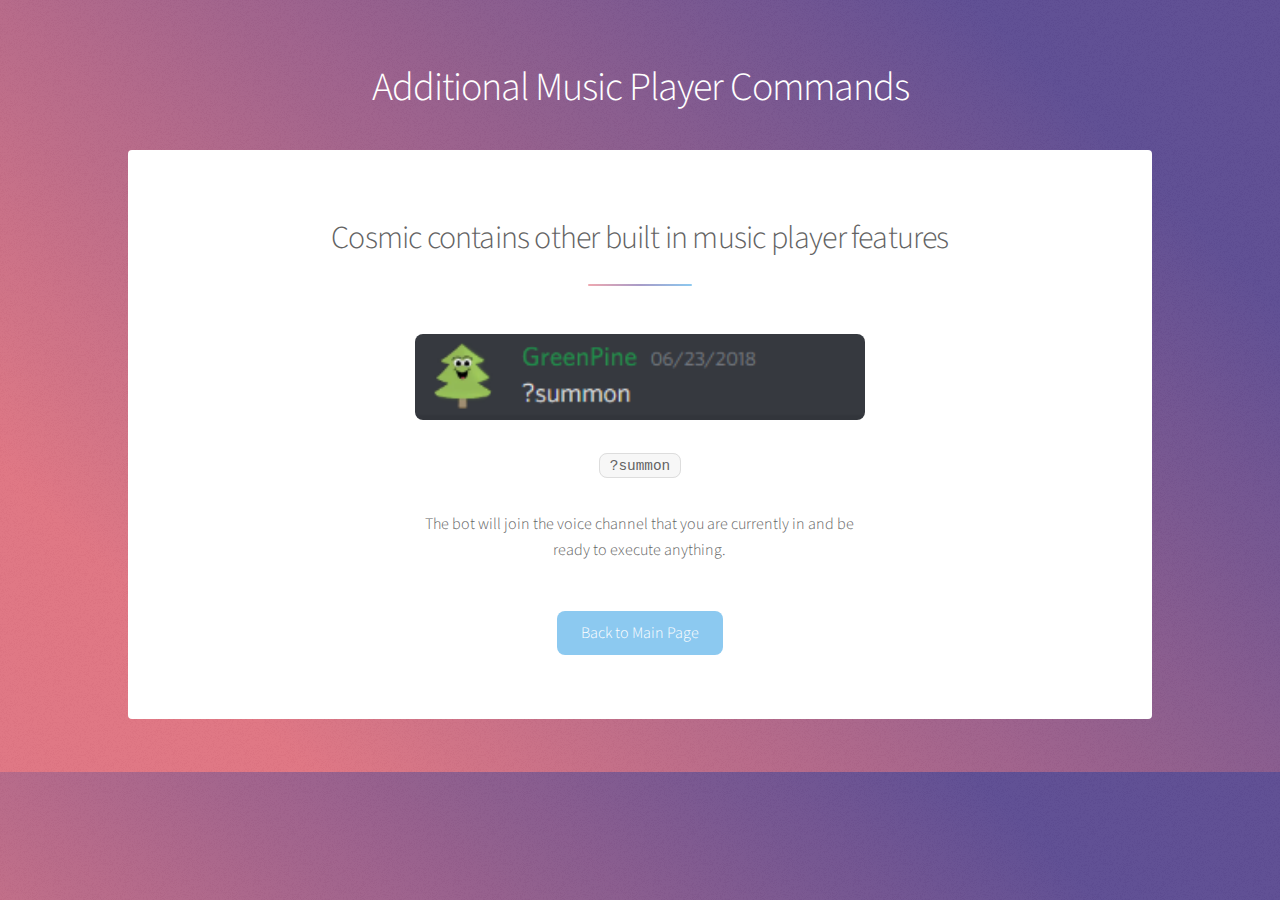
<file: generic.html>
<!DOCTYPE HTML>
<!--
	Stellar by HTML5 UP
	html5up.net | @ajlkn
	Free for personal and commercial use under the CCA 3.0 license (html5up.net/license)
-->
<html>
	<head>
		<title>Music Player - Additional Commands</title>
		<meta charset="utf-8" />
		<meta name="viewport" content="width=device-width, initial-scale=1, user-scalable=no" />
		<link rel="stylesheet" href="assets/css/main.css" />
		<noscript><link rel="stylesheet" href="assets/css/noscript.css" /></noscript>
	</head>
	<body class="is-preload">

		<!-- Wrapper -->
			<div id="wrapper">

				<!-- Header -->
					<header id="header">
						<h1>Additional Music Player Commands</h1>
						<br>
						<!--<p>Ipsum dolor sit amet nullam</p>-->
					</header>

				<!-- Main -->
					<div id="main">

						<!-- Content -->
							<section id="content" class="main special">
								<!--<span class="image main"><img src="images/pic04.jpg" alt="" /></span>-->
								<header class="major">
									<h2>Cosmic contains other built in music player features</h2>
								</header>
								<ul class="features">
									<li>
										<span class="image fit"><img src="images/summon.png" alt="" /></span>
										<p><code>?summon</code></p>
										<p>The bot will join the voice channel that you are currently in and be ready to execute anything.</p>
									</li>
								</ul>
								<footer class="major">
									<ul class="actions special">
										<li><a href="index.html" class="button primary">Back to Main Page</a></li>
									</ul>
								</footer>
							</section>

					</div>
					<br>

				<!-- Footer -->
					<!--<footer id="footer">
						<section>
							<h2>Aliquam sed mauris</h2>
							<p>Sed lorem ipsum dolor sit amet et nullam consequat feugiat consequat magna adipiscing tempus etiam dolore veroeros. eget dapibus mauris. Cras aliquet, nisl ut viverra sollicitudin, ligula erat egestas velit, vitae tincidunt odio.</p>
							<ul class="actions">
								<li><a href="#" class="button">Learn More</a></li>
							</ul>
						</section>
						<section>
							<h2>Etiam feugiat</h2>
							<dl class="alt">
								<dt>Address</dt>
								<dd>1234 Somewhere Road &bull; Nashville, TN 00000 &bull; USA</dd>
								<dt>Phone</dt>
								<dd>(000) 000-0000 x 0000</dd>
								<dt>Email</dt>
								<dd><a href="#">information@untitled.tld</a></dd>
							</dl>
							<ul class="icons">
								<li><a href="#" class="icon brands fa-twitter alt"><span class="label">Twitter</span></a></li>
								<li><a href="#" class="icon brands fa-facebook-f alt"><span class="label">Facebook</span></a></li>
								<li><a href="#" class="icon brands fa-instagram alt"><span class="label">Instagram</span></a></li>
								<li><a href="#" class="icon brands fa-github alt"><span class="label">GitHub</span></a></li>
								<li><a href="#" class="icon brands fa-dribbble alt"><span class="label">Dribbble</span></a></li>
							</ul>
						</section>
						<p class="copyright">&copy; Untitled. Design: <a href="https://html5up.net">HTML5 UP</a>.</p>
					</footer>-->

					</br>

			</div>

		<!-- Scripts -->
			<script src="assets/js/jquery.min.js"></script>
			<script src="assets/js/jquery.scrollex.min.js"></script>
			<script src="assets/js/jquery.scrolly.min.js"></script>
			<script src="assets/js/browser.min.js"></script>
			<script src="assets/js/breakpoints.min.js"></script>
			<script src="assets/js/util.js"></script>
			<script src="assets/js/main.js"></script>

	</body>
</html>
</file>
<file: assets/css/noscript.css>
/*
	Stellar by HTML5 UP
	html5up.net | @ajlkn
	Free for personal and commercial use under the CCA 3.0 license (html5up.net/license)
*/

/* Header */

	body.is-preload #header.alt > * {
		opacity: 1;
	}

	body.is-preload #header.alt .logo {
		-moz-transform: none;
		-webkit-transform: none;
		-ms-transform: none;
		transform: none;
	}
</file>
<file: assets/css/main.css>
@import url(fontawesome-all.min.css);
@import 'https://fonts.googleapis.com/css?family=Source+Sans+Pro:300,400';

/*
	Stellar by HTML5 UP
	html5up.net | @ajlkn
	Free for personal and commercial use under the CCA 3.0 license (html5up.net/license)
*/

html, body, div, span, applet, object,
iframe, h1, h2, h3, h4, h5, h6, p, blockquote,
pre, a, abbr, acronym, address, big, cite,
code, del, dfn, em, img, ins, kbd, q, s, samp,
small, strike, strong, sub, sup, tt, var, b,
u, i, center, dl, dt, dd, ol, ul, li, fieldset,
form, label, legend, table, caption, tbody,
tfoot, thead, tr, th, td, article, aside,
canvas, details, embed, figure, figcaption,
footer, header, hgroup, menu, nav, output, ruby,
section, summary, time, mark, audio, video {
	margin: 0;
	padding: 0;
	border: 0;
	font-size: 100%;
	font: inherit;
	vertical-align: baseline;}

article, aside, details, figcaption, figure,
footer, header, hgroup, menu, nav, section {
	display: block;}

body {
	line-height: 1;
}

ol, ul {
	list-style: none;
}

blockquote, q {
	quotes: none;
}

	blockquote:before, blockquote:after, q:before, q:after {
		content: '';
		content: none;
	}

table {
	border-collapse: collapse;
	border-spacing: 0;
}

body {
	-webkit-text-size-adjust: none;
}

mark {
	background-color: transparent;
	color: inherit;
}

input::-moz-focus-inner {
	border: 0;
	padding: 0;
}

input, select, textarea {
	-moz-appearance: none;
	-webkit-appearance: none;
	-ms-appearance: none;
	appearance: none;
}

/* Basic */

	@-ms-viewport {
		width: device-width;
	}

	body {
		-ms-overflow-style: scrollbar;
	}

	@media screen and (max-width: 480px) {

		html, body {
			min-width: 320px;
		}

	}

	html {
		box-sizing: border-box;
	}

	*, *:before, *:after {
		box-sizing: inherit;
	}

	body {
		background-color: #935d8c;
		background-image: url("images/overlay.png"), -moz-linear-gradient(45deg, #e37682 15%, #5f4d93 85%);
		background-image: url("images/overlay.png"), -webkit-linear-gradient(45deg, #e37682 15%, #5f4d93 85%);
		background-image: url("images/overlay.png"), -ms-linear-gradient(45deg, #e37682 15%, #5f4d93 85%);
		background-image: url("images/overlay.png"), linear-gradient(45deg, #e37682 15%, #5f4d93 85%);
	}

		body.is-preload *, body.is-preload *:before, body.is-preload *:after {
			-moz-animation: none !important;
			-webkit-animation: none !important;
			-ms-animation: none !important;
			animation: none !important;
			-moz-transition: none !important;
			-webkit-transition: none !important;
			-ms-transition: none !important;
			transition: none !important;
		}

/* Type */

	body {
		background-color: #935d8c;
		color: rgba(255, 255, 255, 0.65);
	}

	body, input, select, textarea {
		font-family: "Source Sans Pro", Helvetica, sans-serif;
		font-size: 17pt;
		font-weight: 300;
		line-height: 1.65;
	}

		@media screen and (max-width: 1680px) {

			body, input, select, textarea {
				font-size: 14pt;
			}

		}

		@media screen and (max-width: 1280px) {

			body, input, select, textarea {
				font-size: 12pt;
			}

		}

		@media screen and (max-width: 360px) {

			body, input, select, textarea {
				font-size: 11pt;
			}

		}

	a {
		-moz-transition: color 0.2s ease, border-bottom 0.2s ease;
		-webkit-transition: color 0.2s ease, border-bottom 0.2s ease;
		-ms-transition: color 0.2s ease, border-bottom 0.2s ease;
		transition: color 0.2s ease, border-bottom 0.2s ease;
		text-decoration: none;
		border-bottom: dotted 1px;
		color: inherit;
	}

		a:hover {
			border-bottom-color: transparent;
		}

	strong, b {
		font-weight: 400;
	}

	em, i {
		font-style: italic;
	}

	p {
		margin: 0 0 2em 0;
	}

		p.content {
			-moz-columns: 20em 2;
			-webkit-columns: 20em 2;
			-ms-columns: 20em 2;
			columns: 20em 2;
			-moz-column-gap: 2em;
			-webkit-column-gap: 2em;
			-ms-column-gap: 2em;
			column-gap: 2em;
			text-align: justify;
		}

	h1, h2, h3, h4, h5, h6 {
		font-weight: 300;
		line-height: 1.5;
		margin: 0 0 0.7em 0;
		letter-spacing: -0.025em;
	}

		h1 a, h2 a, h3 a, h4 a, h5 a, h6 a {
			color: inherit;
			text-decoration: none;
		}

	h1 {
		font-size: 2.5em;
		line-height: 1.2;
	}

	h2 {
		font-size: 1.5em;
	}

	h3 {
		font-size: 1.25em;
	}

	h4 {
		font-size: 1.1em;
	}

	h5 {
		font-size: 0.9em;
	}

	h6 {
		font-size: 0.7em;
	}

	@media screen and (max-width: 736px) {

		h1 {
			font-size: 2em;
		}

	}

	sub {
		font-size: 0.8em;
		position: relative;
		top: 0.5em;
	}

	sup {
		font-size: 0.8em;
		position: relative;
		top: -0.5em;
	}

	blockquote {
		border-left: solid 4px;
		font-style: italic;
		margin: 0 0 2em 0;
		padding: 0.5em 0 0.5em 2em;
	}

	code {
		border-radius: 8px;
		border: solid 1px;
		font-family: "Courier New", monospace;
		font-size: 0.9em;
		margin: 0 0.25em;
		padding: 0.25em 0.65em;
	}

	pre {
		-webkit-overflow-scrolling: touch;
		font-family: "Courier New", monospace;
		font-size: 0.9em;
		margin: 0 0 2em 0;
	}

		pre code {
			display: block;
			line-height: 1.75;
			padding: 1em 1.5em;
			overflow-x: auto;
		}

	hr {
		border: 0;
		border-bottom: solid 1px;
		margin: 2em 0;
	}

		hr.major {
			margin: 3em 0;
		}

	.align-left {
		text-align: left;
	}

	.align-center {
		text-align: center;
	}

	.align-right {
		text-align: right;
	}

	input, select, textarea {
		color: #ffffff;
	}

	a:hover {
		color: #ffffff;
	}

	strong, b {
		color: #ffffff;
	}

	h1, h2, h3, h4, h5, h6 {
		color: #ffffff;
	}

	blockquote {
		border-left-color: rgba(255, 255, 255, 0.35);
	}

	code {
		background: rgba(255, 255, 255, 0.075);
		border-color: rgba(255, 255, 255, 0.35);
	}

	hr {
		border-bottom-color: rgba(255, 255, 255, 0.35);
	}

/* Row */

	.row {
		display: flex;
		flex-wrap: wrap;
		box-sizing: border-box;
		align-items: stretch;
	}

		.row > * {
			box-sizing: border-box;
		}

		.row.gtr-uniform > * > :last-child {
			margin-bottom: 0;
		}

		.row.aln-left {
			justify-content: flex-start;
		}

		.row.aln-center {
			justify-content: center;
		}

		.row.aln-right {
			justify-content: flex-end;
		}

		.row.aln-top {
			align-items: flex-start;
		}

		.row.aln-middle {
			align-items: center;
		}

		.row.aln-bottom {
			align-items: flex-end;
		}

		.row > .imp {
			order: -1;
		}

		.row > .col-1 {
			width: 8.33333%;
		}

		.row > .off-1 {
			margin-left: 8.33333%;
		}

		.row > .col-2 {
			width: 16.66667%;
		}

		.row > .off-2 {
			margin-left: 16.66667%;
		}

		.row > .col-3 {
			width: 25%;
		}

		.row > .off-3 {
			margin-left: 25%;
		}

		.row > .col-4 {
			width: 33.33333%;
		}

		.row > .off-4 {
			margin-left: 33.33333%;
		}

		.row > .col-5 {
			width: 41.66667%;
		}

		.row > .off-5 {
			margin-left: 41.66667%;
		}

		.row > .col-6 {
			width: 50%;
		}

		.row > .off-6 {
			margin-left: 50%;
		}

		.row > .col-7 {
			width: 58.33333%;
		}

		.row > .off-7 {
			margin-left: 58.33333%;
		}

		.row > .col-8 {
			width: 66.66667%;
		}

		.row > .off-8 {
			margin-left: 66.66667%;
		}

		.row > .col-9 {
			width: 75%;
		}

		.row > .off-9 {
			margin-left: 75%;
		}

		.row > .col-10 {
			width: 83.33333%;
		}

		.row > .off-10 {
			margin-left: 83.33333%;
		}

		.row > .col-11 {
			width: 91.66667%;
		}

		.row > .off-11 {
			margin-left: 91.66667%;
		}

		.row > .col-12 {
			width: 100%;
		}

		.row > .off-12 {
			margin-left: 100%;
		}

		.row.gtr-0 {
			margin-top: 0;
			margin-left: 0em;
		}

			.row.gtr-0 > * {
				padding: 0 0 0 0em;
			}

			.row.gtr-0.gtr-uniform {
				margin-top: 0em;
			}

				.row.gtr-0.gtr-uniform > * {
					padding-top: 0em;
				}

		.row.gtr-25 {
			margin-top: 0;
			margin-left: -0.375em;
		}

			.row.gtr-25 > * {
				padding: 0 0 0 0.375em;
			}

			.row.gtr-25.gtr-uniform {
				margin-top: -0.375em;
			}

				.row.gtr-25.gtr-uniform > * {
					padding-top: 0.375em;
				}

		.row.gtr-50 {
			margin-top: 0;
			margin-left: -0.75em;
		}

			.row.gtr-50 > * {
				padding: 0 0 0 0.75em;
			}

			.row.gtr-50.gtr-uniform {
				margin-top: -0.75em;
			}

				.row.gtr-50.gtr-uniform > * {
					padding-top: 0.75em;
				}

		.row {
			margin-top: 0;
			margin-left: -1.5em;
		}

			.row > * {
				padding: 0 0 0 1.5em;
			}

			.row.gtr-uniform {
				margin-top: -1.5em;
			}

				.row.gtr-uniform > * {
					padding-top: 1.5em;
				}

		.row.gtr-150 {
			margin-top: 0;
			margin-left: -2.25em;
		}

			.row.gtr-150 > * {
				padding: 0 0 0 2.25em;
			}

			.row.gtr-150.gtr-uniform {
				margin-top: -2.25em;
			}

				.row.gtr-150.gtr-uniform > * {
					padding-top: 2.25em;
				}

		.row.gtr-200 {
			margin-top: 0;
			margin-left: -3em;
		}

			.row.gtr-200 > * {
				padding: 0 0 0 3em;
			}

			.row.gtr-200.gtr-uniform {
				margin-top: -3em;
			}

				.row.gtr-200.gtr-uniform > * {
					padding-top: 3em;
				}

		@media screen and (max-width: 1680px) {

			.row {
				display: flex;
				flex-wrap: wrap;
				box-sizing: border-box;
				align-items: stretch;
			}

				.row > * {
					box-sizing: border-box;
				}

				.row.gtr-uniform > * > :last-child {
					margin-bottom: 0;
				}

				.row.aln-left {
					justify-content: flex-start;
				}

				.row.aln-center {
					justify-content: center;
				}

				.row.aln-right {
					justify-content: flex-end;
				}

				.row.aln-top {
					align-items: flex-start;
				}

				.row.aln-middle {
					align-items: center;
				}

				.row.aln-bottom {
					align-items: flex-end;
				}

				.row > .imp-xlarge {
					order: -1;
				}

				.row > .col-1-xlarge {
					width: 8.33333%;
				}

				.row > .off-1-xlarge {
					margin-left: 8.33333%;
				}

				.row > .col-2-xlarge {
					width: 16.66667%;
				}

				.row > .off-2-xlarge {
					margin-left: 16.66667%;
				}

				.row > .col-3-xlarge {
					width: 25%;
				}

				.row > .off-3-xlarge {
					margin-left: 25%;
				}

				.row > .col-4-xlarge {
					width: 33.33333%;
				}

				.row > .off-4-xlarge {
					margin-left: 33.33333%;
				}

				.row > .col-5-xlarge {
					width: 41.66667%;
				}

				.row > .off-5-xlarge {
					margin-left: 41.66667%;
				}

				.row > .col-6-xlarge {
					width: 50%;
				}

				.row > .off-6-xlarge {
					margin-left: 50%;
				}

				.row > .col-7-xlarge {
					width: 58.33333%;
				}

				.row > .off-7-xlarge {
					margin-left: 58.33333%;
				}

				.row > .col-8-xlarge {
					width: 66.66667%;
				}

				.row > .off-8-xlarge {
					margin-left: 66.66667%;
				}

				.row > .col-9-xlarge {
					width: 75%;
				}

				.row > .off-9-xlarge {
					margin-left: 75%;
				}

				.row > .col-10-xlarge {
					width: 83.33333%;
				}

				.row > .off-10-xlarge {
					margin-left: 83.33333%;
				}

				.row > .col-11-xlarge {
					width: 91.66667%;
				}

				.row > .off-11-xlarge {
					margin-left: 91.66667%;
				}

				.row > .col-12-xlarge {
					width: 100%;
				}

				.row > .off-12-xlarge {
					margin-left: 100%;
				}

				.row.gtr-0 {
					margin-top: 0;
					margin-left: 0em;
				}

					.row.gtr-0 > * {
						padding: 0 0 0 0em;
					}

					.row.gtr-0.gtr-uniform {
						margin-top: 0em;
					}

						.row.gtr-0.gtr-uniform > * {
							padding-top: 0em;
						}

				.row.gtr-25 {
					margin-top: 0;
					margin-left: -0.375em;
				}

					.row.gtr-25 > * {
						padding: 0 0 0 0.375em;
					}

					.row.gtr-25.gtr-uniform {
						margin-top: -0.375em;
					}

						.row.gtr-25.gtr-uniform > * {
							padding-top: 0.375em;
						}

				.row.gtr-50 {
					margin-top: 0;
					margin-left: -0.75em;
				}

					.row.gtr-50 > * {
						padding: 0 0 0 0.75em;
					}

					.row.gtr-50.gtr-uniform {
						margin-top: -0.75em;
					}

						.row.gtr-50.gtr-uniform > * {
							padding-top: 0.75em;
						}

				.row {
					margin-top: 0;
					margin-left: -1.5em;
				}

					.row > * {
						padding: 0 0 0 1.5em;
					}

					.row.gtr-uniform {
						margin-top: -1.5em;
					}

						.row.gtr-uniform > * {
							padding-top: 1.5em;
						}

				.row.gtr-150 {
					margin-top: 0;
					margin-left: -2.25em;
				}

					.row.gtr-150 > * {
						padding: 0 0 0 2.25em;
					}

					.row.gtr-150.gtr-uniform {
						margin-top: -2.25em;
					}

						.row.gtr-150.gtr-uniform > * {
							padding-top: 2.25em;
						}

				.row.gtr-200 {
					margin-top: 0;
					margin-left: -3em;
				}

					.row.gtr-200 > * {
						padding: 0 0 0 3em;
					}

					.row.gtr-200.gtr-uniform {
						margin-top: -3em;
					}

						.row.gtr-200.gtr-uniform > * {
							padding-top: 3em;
						}

		}

		@media screen and (max-width: 1280px) {

			.row {
				display: flex;
				flex-wrap: wrap;
				box-sizing: border-box;
				align-items: stretch;
			}

				.row > * {
					box-sizing: border-box;
				}

				.row.gtr-uniform > * > :last-child {
					margin-bottom: 0;
				}

				.row.aln-left {
					justify-content: flex-start;
				}

				.row.aln-center {
					justify-content: center;
				}

				.row.aln-right {
					justify-content: flex-end;
				}

				.row.aln-top {
					align-items: flex-start;
				}

				.row.aln-middle {
					align-items: center;
				}

				.row.aln-bottom {
					align-items: flex-end;
				}

				.row > .imp-large {
					order: -1;
				}

				.row > .col-1-large {
					width: 8.33333%;
				}

				.row > .off-1-large {
					margin-left: 8.33333%;
				}

				.row > .col-2-large {
					width: 16.66667%;
				}

				.row > .off-2-large {
					margin-left: 16.66667%;
				}

				.row > .col-3-large {
					width: 25%;
				}

				.row > .off-3-large {
					margin-left: 25%;
				}

				.row > .col-4-large {
					width: 33.33333%;
				}

				.row > .off-4-large {
					margin-left: 33.33333%;
				}

				.row > .col-5-large {
					width: 41.66667%;
				}

				.row > .off-5-large {
					margin-left: 41.66667%;
				}

				.row > .col-6-large {
					width: 50%;
				}

				.row > .off-6-large {
					margin-left: 50%;
				}

				.row > .col-7-large {
					width: 58.33333%;
				}

				.row > .off-7-large {
					margin-left: 58.33333%;
				}

				.row > .col-8-large {
					width: 66.66667%;
				}

				.row > .off-8-large {
					margin-left: 66.66667%;
				}

				.row > .col-9-large {
					width: 75%;
				}

				.row > .off-9-large {
					margin-left: 75%;
				}

				.row > .col-10-large {
					width: 83.33333%;
				}

				.row > .off-10-large {
					margin-left: 83.33333%;
				}

				.row > .col-11-large {
					width: 91.66667%;
				}

				.row > .off-11-large {
					margin-left: 91.66667%;
				}

				.row > .col-12-large {
					width: 100%;
				}

				.row > .off-12-large {
					margin-left: 100%;
				}

				.row.gtr-0 {
					margin-top: 0;
					margin-left: 0em;
				}

					.row.gtr-0 > * {
						padding: 0 0 0 0em;
					}

					.row.gtr-0.gtr-uniform {
						margin-top: 0em;
					}

						.row.gtr-0.gtr-uniform > * {
							padding-top: 0em;
						}

				.row.gtr-25 {
					margin-top: 0;
					margin-left: -0.375em;
				}

					.row.gtr-25 > * {
						padding: 0 0 0 0.375em;
					}

					.row.gtr-25.gtr-uniform {
						margin-top: -0.375em;
					}

						.row.gtr-25.gtr-uniform > * {
							padding-top: 0.375em;
						}

				.row.gtr-50 {
					margin-top: 0;
					margin-left: -0.75em;
				}

					.row.gtr-50 > * {
						padding: 0 0 0 0.75em;
					}

					.row.gtr-50.gtr-uniform {
						margin-top: -0.75em;
					}

						.row.gtr-50.gtr-uniform > * {
							padding-top: 0.75em;
						}

				.row {
					margin-top: 0;
					margin-left: -1.5em;
				}

					.row > * {
						padding: 0 0 0 1.5em;
					}

					.row.gtr-uniform {
						margin-top: -1.5em;
					}

						.row.gtr-uniform > * {
							padding-top: 1.5em;
						}

				.row.gtr-150 {
					margin-top: 0;
					margin-left: -2.25em;
				}

					.row.gtr-150 > * {
						padding: 0 0 0 2.25em;
					}

					.row.gtr-150.gtr-uniform {
						margin-top: -2.25em;
					}

						.row.gtr-150.gtr-uniform > * {
							padding-top: 2.25em;
						}

				.row.gtr-200 {
					margin-top: 0;
					margin-left: -3em;
				}

					.row.gtr-200 > * {
						padding: 0 0 0 3em;
					}

					.row.gtr-200.gtr-uniform {
						margin-top: -3em;
					}

						.row.gtr-200.gtr-uniform > * {
							padding-top: 3em;
						}

		}

		@media screen and (max-width: 980px) {

			.row {
				display: flex;
				flex-wrap: wrap;
				box-sizing: border-box;
				align-items: stretch;
			}

				.row > * {
					box-sizing: border-box;
				}

				.row.gtr-uniform > * > :last-child {
					margin-bottom: 0;
				}

				.row.aln-left {
					justify-content: flex-start;
				}

				.row.aln-center {
					justify-content: center;
				}

				.row.aln-right {
					justify-content: flex-end;
				}

				.row.aln-top {
					align-items: flex-start;
				}

				.row.aln-middle {
					align-items: center;
				}

				.row.aln-bottom {
					align-items: flex-end;
				}

				.row > .imp-medium {
					order: -1;
				}

				.row > .col-1-medium {
					width: 8.33333%;
				}

				.row > .off-1-medium {
					margin-left: 8.33333%;
				}

				.row > .col-2-medium {
					width: 16.66667%;
				}

				.row > .off-2-medium {
					margin-left: 16.66667%;
				}

				.row > .col-3-medium {
					width: 25%;
				}

				.row > .off-3-medium {
					margin-left: 25%;
				}

				.row > .col-4-medium {
					width: 33.33333%;
				}

				.row > .off-4-medium {
					margin-left: 33.33333%;
				}

				.row > .col-5-medium {
					width: 41.66667%;
				}

				.row > .off-5-medium {
					margin-left: 41.66667%;
				}

				.row > .col-6-medium {
					width: 50%;
				}

				.row > .off-6-medium {
					margin-left: 50%;
				}

				.row > .col-7-medium {
					width: 58.33333%;
				}

				.row > .off-7-medium {
					margin-left: 58.33333%;
				}

				.row > .col-8-medium {
					width: 66.66667%;
				}

				.row > .off-8-medium {
					margin-left: 66.66667%;
				}

				.row > .col-9-medium {
					width: 75%;
				}

				.row > .off-9-medium {
					margin-left: 75%;
				}

				.row > .col-10-medium {
					width: 83.33333%;
				}

				.row > .off-10-medium {
					margin-left: 83.33333%;
				}

				.row > .col-11-medium {
					width: 91.66667%;
				}

				.row > .off-11-medium {
					margin-left: 91.66667%;
				}

				.row > .col-12-medium {
					width: 100%;
				}

				.row > .off-12-medium {
					margin-left: 100%;
				}

				.row.gtr-0 {
					margin-top: 0;
					margin-left: 0em;
				}

					.row.gtr-0 > * {
						padding: 0 0 0 0em;
					}

					.row.gtr-0.gtr-uniform {
						margin-top: 0em;
					}

						.row.gtr-0.gtr-uniform > * {
							padding-top: 0em;
						}

				.row.gtr-25 {
					margin-top: 0;
					margin-left: -0.375em;
				}

					.row.gtr-25 > * {
						padding: 0 0 0 0.375em;
					}

					.row.gtr-25.gtr-uniform {
						margin-top: -0.375em;
					}

						.row.gtr-25.gtr-uniform > * {
							padding-top: 0.375em;
						}

				.row.gtr-50 {
					margin-top: 0;
					margin-left: -0.75em;
				}

					.row.gtr-50 > * {
						padding: 0 0 0 0.75em;
					}

					.row.gtr-50.gtr-uniform {
						margin-top: -0.75em;
					}

						.row.gtr-50.gtr-uniform > * {
							padding-top: 0.75em;
						}

				.row {
					margin-top: 0;
					margin-left: -1.5em;
				}

					.row > * {
						padding: 0 0 0 1.5em;
					}

					.row.gtr-uniform {
						margin-top: -1.5em;
					}

						.row.gtr-uniform > * {
							padding-top: 1.5em;
						}

				.row.gtr-150 {
					margin-top: 0;
					margin-left: -2.25em;
				}

					.row.gtr-150 > * {
						padding: 0 0 0 2.25em;
					}

					.row.gtr-150.gtr-uniform {
						margin-top: -2.25em;
					}

						.row.gtr-150.gtr-uniform > * {
							padding-top: 2.25em;
						}

				.row.gtr-200 {
					margin-top: 0;
					margin-left: -3em;
				}

					.row.gtr-200 > * {
						padding: 0 0 0 3em;
					}

					.row.gtr-200.gtr-uniform {
						margin-top: -3em;
					}

						.row.gtr-200.gtr-uniform > * {
							padding-top: 3em;
						}

		}

		@media screen and (max-width: 736px) {

			.row {
				display: flex;
				flex-wrap: wrap;
				box-sizing: border-box;
				align-items: stretch;
			}

				.row > * {
					box-sizing: border-box;
				}

				.row.gtr-uniform > * > :last-child {
					margin-bottom: 0;
				}

				.row.aln-left {
					justify-content: flex-start;
				}

				.row.aln-center {
					justify-content: center;
				}

				.row.aln-right {
					justify-content: flex-end;
				}

				.row.aln-top {
					align-items: flex-start;
				}

				.row.aln-middle {
					align-items: center;
				}

				.row.aln-bottom {
					align-items: flex-end;
				}

				.row > .imp-small {
					order: -1;
				}

				.row > .col-1-small {
					width: 8.33333%;
				}

				.row > .off-1-small {
					margin-left: 8.33333%;
				}

				.row > .col-2-small {
					width: 16.66667%;
				}

				.row > .off-2-small {
					margin-left: 16.66667%;
				}

				.row > .col-3-small {
					width: 25%;
				}

				.row > .off-3-small {
					margin-left: 25%;
				}

				.row > .col-4-small {
					width: 33.33333%;
				}

				.row > .off-4-small {
					margin-left: 33.33333%;
				}

				.row > .col-5-small {
					width: 41.66667%;
				}

				.row > .off-5-small {
					margin-left: 41.66667%;
				}

				.row > .col-6-small {
					width: 50%;
				}

				.row > .off-6-small {
					margin-left: 50%;
				}

				.row > .col-7-small {
					width: 58.33333%;
				}

				.row > .off-7-small {
					margin-left: 58.33333%;
				}

				.row > .col-8-small {
					width: 66.66667%;
				}

				.row > .off-8-small {
					margin-left: 66.66667%;
				}

				.row > .col-9-small {
					width: 75%;
				}

				.row > .off-9-small {
					margin-left: 75%;
				}

				.row > .col-10-small {
					width: 83.33333%;
				}

				.row > .off-10-small {
					margin-left: 83.33333%;
				}

				.row > .col-11-small {
					width: 91.66667%;
				}

				.row > .off-11-small {
					margin-left: 91.66667%;
				}

				.row > .col-12-small {
					width: 100%;
				}

				.row > .off-12-small {
					margin-left: 100%;
				}

				.row.gtr-0 {
					margin-top: 0;
					margin-left: 0em;
				}

					.row.gtr-0 > * {
						padding: 0 0 0 0em;
					}

					.row.gtr-0.gtr-uniform {
						margin-top: 0em;
					}

						.row.gtr-0.gtr-uniform > * {
							padding-top: 0em;
						}

				.row.gtr-25 {
					margin-top: 0;
					margin-left: -0.25em;
				}

					.row.gtr-25 > * {
						padding: 0 0 0 0.25em;
					}

					.row.gtr-25.gtr-uniform {
						margin-top: -0.25em;
					}

						.row.gtr-25.gtr-uniform > * {
							padding-top: 0.25em;
						}

				.row.gtr-50 {
					margin-top: 0;
					margin-left: -0.5em;
				}

					.row.gtr-50 > * {
						padding: 0 0 0 0.5em;
					}

					.row.gtr-50.gtr-uniform {
						margin-top: -0.5em;
					}

						.row.gtr-50.gtr-uniform > * {
							padding-top: 0.5em;
						}

				.row {
					margin-top: 0;
					margin-left: -1em;
				}

					.row > * {
						padding: 0 0 0 1em;
					}

					.row.gtr-uniform {
						margin-top: -1em;
					}

						.row.gtr-uniform > * {
							padding-top: 1em;
						}

				.row.gtr-150 {
					margin-top: 0;
					margin-left: -1.5em;
				}

					.row.gtr-150 > * {
						padding: 0 0 0 1.5em;
					}

					.row.gtr-150.gtr-uniform {
						margin-top: -1.5em;
					}

						.row.gtr-150.gtr-uniform > * {
							padding-top: 1.5em;
						}

				.row.gtr-200 {
					margin-top: 0;
					margin-left: -2em;
				}

					.row.gtr-200 > * {
						padding: 0 0 0 2em;
					}

					.row.gtr-200.gtr-uniform {
						margin-top: -2em;
					}

						.row.gtr-200.gtr-uniform > * {
							padding-top: 2em;
						}

		}

		@media screen and (max-width: 480px) {

			.row {
				display: flex;
				flex-wrap: wrap;
				box-sizing: border-box;
				align-items: stretch;
			}

				.row > * {
					box-sizing: border-box;
				}

				.row.gtr-uniform > * > :last-child {
					margin-bottom: 0;
				}

				.row.aln-left {
					justify-content: flex-start;
				}

				.row.aln-center {
					justify-content: center;
				}

				.row.aln-right {
					justify-content: flex-end;
				}

				.row.aln-top {
					align-items: flex-start;
				}

				.row.aln-middle {
					align-items: center;
				}

				.row.aln-bottom {
					align-items: flex-end;
				}

				.row > .imp-xsmall {
					order: -1;
				}

				.row > .col-1-xsmall {
					width: 8.33333%;
				}

				.row > .off-1-xsmall {
					margin-left: 8.33333%;
				}

				.row > .col-2-xsmall {
					width: 16.66667%;
				}

				.row > .off-2-xsmall {
					margin-left: 16.66667%;
				}

				.row > .col-3-xsmall {
					width: 25%;
				}

				.row > .off-3-xsmall {
					margin-left: 25%;
				}

				.row > .col-4-xsmall {
					width: 33.33333%;
				}

				.row > .off-4-xsmall {
					margin-left: 33.33333%;
				}

				.row > .col-5-xsmall {
					width: 41.66667%;
				}

				.row > .off-5-xsmall {
					margin-left: 41.66667%;
				}

				.row > .col-6-xsmall {
					width: 50%;
				}

				.row > .off-6-xsmall {
					margin-left: 50%;
				}

				.row > .col-7-xsmall {
					width: 58.33333%;
				}

				.row > .off-7-xsmall {
					margin-left: 58.33333%;
				}

				.row > .col-8-xsmall {
					width: 66.66667%;
				}

				.row > .off-8-xsmall {
					margin-left: 66.66667%;
				}

				.row > .col-9-xsmall {
					width: 75%;
				}

				.row > .off-9-xsmall {
					margin-left: 75%;
				}

				.row > .col-10-xsmall {
					width: 83.33333%;
				}

				.row > .off-10-xsmall {
					margin-left: 83.33333%;
				}

				.row > .col-11-xsmall {
					width: 91.66667%;
				}

				.row > .off-11-xsmall {
					margin-left: 91.66667%;
				}

				.row > .col-12-xsmall {
					width: 100%;
				}

				.row > .off-12-xsmall {
					margin-left: 100%;
				}

				.row.gtr-0 {
					margin-top: 0;
					margin-left: 0em;
				}

					.row.gtr-0 > * {
						padding: 0 0 0 0em;
					}

					.row.gtr-0.gtr-uniform {
						margin-top: 0em;
					}

						.row.gtr-0.gtr-uniform > * {
							padding-top: 0em;
						}

				.row.gtr-25 {
					margin-top: 0;
					margin-left: -0.3125em;
				}

					.row.gtr-25 > * {
						padding: 0 0 0 0.3125em;
					}

					.row.gtr-25.gtr-uniform {
						margin-top: -0.3125em;
					}

						.row.gtr-25.gtr-uniform > * {
							padding-top: 0.3125em;
						}

				.row.gtr-50 {
					margin-top: 0;
					margin-left: -0.625em;
				}

					.row.gtr-50 > * {
						padding: 0 0 0 0.625em;
					}

					.row.gtr-50.gtr-uniform {
						margin-top: -0.625em;
					}

						.row.gtr-50.gtr-uniform > * {
							padding-top: 0.625em;
						}

				.row {
					margin-top: 0;
					margin-left: -1.25em;
				}

					.row > * {
						padding: 0 0 0 1.25em;
					}

					.row.gtr-uniform {
						margin-top: -1.25em;
					}

						.row.gtr-uniform > * {
							padding-top: 1.25em;
						}

				.row.gtr-150 {
					margin-top: 0;
					margin-left: -1.875em;
				}

					.row.gtr-150 > * {
						padding: 0 0 0 1.875em;
					}

					.row.gtr-150.gtr-uniform {
						margin-top: -1.875em;
					}

						.row.gtr-150.gtr-uniform > * {
							padding-top: 1.875em;
						}

				.row.gtr-200 {
					margin-top: 0;
					margin-left: -2.5em;
				}

					.row.gtr-200 > * {
						padding: 0 0 0 2.5em;
					}

					.row.gtr-200.gtr-uniform {
						margin-top: -2.5em;
					}

						.row.gtr-200.gtr-uniform > * {
							padding-top: 2.5em;
						}

		}

/* Box */

	.box {
		border-radius: 8px;
		border: solid;
		margin-bottom: 2em;
		padding: 1.5em;
	}

		.box > :last-child,
		.box > :last-child > :last-child,
		.box > :last-child > :last-child > :last-child {
			margin-bottom: 0;
		}

		.box.alt {
			border: 0;
			border-radius: 0;
			padding: 0;
		}

	.box {
		border-color: rgba(255, 255, 255, 0.35);
	}

/* Button */

	input[type="submit"],
	input[type="reset"],
	input[type="button"],
	button,
	.button {
		-moz-appearance: none;
		-webkit-appearance: none;
		-ms-appearance: none;
		appearance: none;
		-moz-transition: background-color 0.2s ease-in-out, color 0.2s ease-in-out;
		-webkit-transition: background-color 0.2s ease-in-out, color 0.2s ease-in-out;
		-ms-transition: background-color 0.2s ease-in-out, color 0.2s ease-in-out;
		transition: background-color 0.2s ease-in-out, color 0.2s ease-in-out;
		border-radius: 8px;
		border: 0;
		cursor: pointer;
		display: inline-block;
		font-weight: 300;
		height: 2.75em;
		line-height: 2.75em;
		min-width: 9.25em;
		padding: 0 1.5em;
		text-align: center;
		text-decoration: none;
		white-space: nowrap;
	}

		input[type="submit"].icon,
		input[type="reset"].icon,
		input[type="button"].icon,
		button.icon,
		.button.icon {
			padding-left: 1.35em;
		}

			input[type="submit"].icon:before,
			input[type="reset"].icon:before,
			input[type="button"].icon:before,
			button.icon:before,
			.button.icon:before {
				margin-right: 0.5em;
			}

		input[type="submit"].fit,
		input[type="reset"].fit,
		input[type="button"].fit,
		button.fit,
		.button.fit {
			width: 100%;
		}

		input[type="submit"].small,
		input[type="reset"].small,
		input[type="button"].small,
		button.small,
		.button.small {
			font-size: 0.8em;
		}

		input[type="submit"].large,
		input[type="reset"].large,
		input[type="button"].large,
		button.large,
		.button.large {
			font-size: 1.35em;
		}

		input[type="submit"].disabled, input[type="submit"]:disabled,
		input[type="reset"].disabled,
		input[type="reset"]:disabled,
		input[type="button"].disabled,
		input[type="button"]:disabled,
		button.disabled,
		button:disabled,
		.button.disabled,
		.button:disabled {
			pointer-events: none;
			opacity: 0.25;
		}

		@media screen and (max-width: 736px) {

			input[type="submit"],
			input[type="reset"],
			input[type="button"],
			button,
			.button {
				min-width: 0;
			}

		}

	input[type="submit"],
	input[type="reset"],
	input[type="button"],
	button,
	.button {
		background-color: transparent;
		box-shadow: inset 0 0 0 1px rgba(255, 255, 255, 0.35);
		color: #ffffff !important;
	}

		input[type="submit"]:hover,
		input[type="reset"]:hover,
		input[type="button"]:hover,
		button:hover,
		.button:hover {
			background-color: rgba(255, 255, 255, 0.075);
		}

		input[type="submit"]:active,
		input[type="reset"]:active,
		input[type="button"]:active,
		button:active,
		.button:active {
			background-color: rgba(255, 255, 255, 0.2);
		}

		input[type="submit"].icon:before,
		input[type="reset"].icon:before,
		input[type="button"].icon:before,
		button.icon:before,
		.button.icon:before {
			color: rgba(255, 255, 255, 0.5);
		}

		input[type="submit"].primary,
		input[type="reset"].primary,
		input[type="button"].primary,
		button.primary,
		.button.primary {
			background-color: #8cc9f0;
			color: #ffffff !important;
			box-shadow: none;
		}

			input[type="submit"].primary:hover,
			input[type="reset"].primary:hover,
			input[type="button"].primary:hover,
			button.primary:hover,
			.button.primary:hover {
				background-color: #9acff2;
			}

			input[type="submit"].primary:active,
			input[type="reset"].primary:active,
			input[type="button"].primary:active,
			button.primary:active,
			.button.primary:active {
				background-color: #7ec3ee;
			}

			input[type="submit"].primary.icon:before,
			input[type="reset"].primary.icon:before,
			input[type="button"].primary.icon:before,
			button.primary.icon:before,
			.button.primary.icon:before {
				color: #ffffff !important;
			}

/* Form */

	form {
		margin: 0 0 2em 0;
	}

	label {
		display: block;
		font-size: 0.9em;
		font-weight: 400;
		margin: 0 0 1em 0;
	}

	input[type="text"],
	input[type="password"],
	input[type="email"],
	select,
	textarea {
		-moz-appearance: none;
		-webkit-appearance: none;
		-ms-appearance: none;
		appearance: none;
		border-radius: 8px;
		border: solid 1px;
		color: inherit;
		display: block;
		outline: 0;
		padding: 0 1em;
		text-decoration: none;
		width: 100%;
	}

		input[type="text"]:invalid,
		input[type="password"]:invalid,
		input[type="email"]:invalid,
		select:invalid,
		textarea:invalid {
			box-shadow: none;
		}

	select {
		background-size: 1.25rem;
		background-repeat: no-repeat;
		background-position: calc(100% - 1rem) center;
		height: 2.75em;
		padding-right: 2.75em;
		text-overflow: ellipsis;
	}

		select:focus::-ms-value {
			background-color: transparent;
		}

		select::-ms-expand {
			display: none;
		}

	input[type="text"],
	input[type="password"],
	input[type="email"],
	select {
		height: 2.75em;
	}

	textarea {
		padding: 0.75em 1em;
	}

	input[type="checkbox"],
	input[type="radio"] {
		-moz-appearance: none;
		-webkit-appearance: none;
		-ms-appearance: none;
		appearance: none;
		display: block;
		float: left;
		margin-right: -2em;
		opacity: 0;
		width: 1em;
		z-index: -1;
	}

		input[type="checkbox"] + label,
		input[type="radio"] + label {
			text-decoration: none;
			cursor: pointer;
			display: inline-block;
			font-size: 1em;
			font-weight: 300;
			padding-left: 2.4em;
			padding-right: 0.75em;
			position: relative;
		}

			input[type="checkbox"] + label:before,
			input[type="radio"] + label:before {
				-moz-osx-font-smoothing: grayscale;
				-webkit-font-smoothing: antialiased;
				display: inline-block;
				font-style: normal;
				font-variant: normal;
				text-rendering: auto;
				line-height: 1;
				text-transform: none !important;
				font-family: 'Font Awesome 5 Free';
				font-weight: 900;
			}

			input[type="checkbox"] + label:before,
			input[type="radio"] + label:before {
				border-radius: 8px;
				border: solid 1px;
				content: '';
				display: inline-block;
				font-size: 0.8em;
				height: 2.0625em;
				left: 0;
				line-height: 2.0625em;
				position: absolute;
				text-align: center;
				top: 0;
				width: 2.0625em;
			}

		input[type="checkbox"]:checked + label:before,
		input[type="radio"]:checked + label:before {
			content: '\f00c';
		}

	input[type="checkbox"] + label:before {
		border-radius: 8px;
	}

	input[type="radio"] + label:before {
		border-radius: 100%;
	}

	::-webkit-input-placeholder {
		opacity: 1.0;
	}

	:-moz-placeholder {
		opacity: 1.0;
	}

	::-moz-placeholder {
		opacity: 1.0;
	}

	:-ms-input-placeholder {
		opacity: 1.0;
	}

	label {
		color: #ffffff;
	}

	input[type="text"],
	input[type="password"],
	input[type="email"],
	select,
	textarea {
		background-color: rgba(255, 255, 255, 0.075);
		border-color: rgba(255, 255, 255, 0.35);
	}

		input[type="text"]:focus,
		input[type="password"]:focus,
		input[type="email"]:focus,
		select:focus,
		textarea:focus {
			border-color: #8cc9f0;
			box-shadow: 0 0 0 1px #8cc9f0;
		}

	select {
		background-image: url("data:image/svg+xml;charset=utf8,%3Csvg xmlns='http://www.w3.org/2000/svg' width='40' height='40' preserveAspectRatio='none' viewBox='0 0 40 40'%3E%3Cpath d='M9.4,12.3l10.4,10.4l10.4-10.4c0.2-0.2,0.5-0.4,0.9-0.4c0.3,0,0.6,0.1,0.9,0.4l3.3,3.3c0.2,0.2,0.4,0.5,0.4,0.9 c0,0.4-0.1,0.6-0.4,0.9L20.7,31.9c-0.2,0.2-0.5,0.4-0.9,0.4c-0.3,0-0.6-0.1-0.9-0.4L4.3,17.3c-0.2-0.2-0.4-0.5-0.4-0.9 c0-0.4,0.1-0.6,0.4-0.9l3.3-3.3c0.2-0.2,0.5-0.4,0.9-0.4S9.1,12.1,9.4,12.3z' fill='rgba(255, 255, 255, 0.35)' /%3E%3C/svg%3E");
	}

		select option {
			color: #ffffff;
			background: #935d8c;
		}

	input[type="checkbox"] + label,
	input[type="radio"] + label {
		color: rgba(255, 255, 255, 0.65);
	}

		input[type="checkbox"] + label:before,
		input[type="radio"] + label:before {
			background: rgba(255, 255, 255, 0.075);
			border-color: rgba(255, 255, 255, 0.35);
		}

	input[type="checkbox"]:checked + label:before,
	input[type="radio"]:checked + label:before {
		background-color: #ffffff;
		border-color: #ffffff;
		color: #935d8c;
	}

	input[type="checkbox"]:focus + label:before,
	input[type="radio"]:focus + label:before {
		border-color: #8cc9f0;
		box-shadow: 0 0 0 1px #8cc9f0;
	}

	::-webkit-input-placeholder {
		color: rgba(255, 255, 255, 0.5) !important;
	}

	:-moz-placeholder {
		color: rgba(255, 255, 255, 0.5) !important;
	}

	::-moz-placeholder {
		color: rgba(255, 255, 255, 0.5) !important;
	}

	:-ms-input-placeholder {
		color: rgba(255, 255, 255, 0.5) !important;
	}

	.formerize-placeholder {
		color: rgba(255, 255, 255, 0.5) !important;
	}

/* Icon */

	.icon {
		text-decoration: none;
		-moz-transition: background-color 0.2s ease-in-out, color 0.2s ease-in-out;
		-webkit-transition: background-color 0.2s ease-in-out, color 0.2s ease-in-out;
		-ms-transition: background-color 0.2s ease-in-out, color 0.2s ease-in-out;
		transition: background-color 0.2s ease-in-out, color 0.2s ease-in-out;
		border-bottom: none;
		position: relative;
	}

		.icon:before {
			-moz-osx-font-smoothing: grayscale;
			-webkit-font-smoothing: antialiased;
			display: inline-block;
			font-style: normal;
			font-variant: normal;
			text-rendering: auto;
			line-height: 1;
			text-transform: none !important;
			font-family: 'Font Awesome 5 Free';
			font-weight: 400;
		}

		.icon > .label {
			display: none;
		}

		.icon:before {
			line-height: solid;
		}

		.icon.solid:before {
			font-weight: 900;
		}

		.icon.brands:before {
			font-family: 'Font Awesome 5 Brands';
		}

		.icon.major {
			border: solid 1px;
			display: inline-block;
			border-radius: 100%;
			padding: 0.65em;
			margin: 0 0 2em 0;
			cursor: default;
		}

			.icon.major:before {
				display: inline-block;
				font-size: 6.25rem;
				width: 2.25em;
				height: 2.25em;
				line-height: 2.2em;
				border-radius: 100%;
				border: solid 1px;
				text-align: center;
			}

		.icon.alt {
			display: inline-block;
			border: solid 1px;
			border-radius: 100%;
		}

			.icon.alt:before {
				display: block;
				font-size: 1.25em;
				width: 2em;
				height: 2em;
				text-align: center;
				line-height: 2em;
			}

		.icon.style1 {
			color: #efa8b0;
		}

		.icon.style2 {
			color: #c79cc8;
		}

		.icon.style3 {
			color: #a89cc8;
		}

		.icon.style4 {
			color: #9bb2e1;
		}

		.icon.style5 {
			color: #8cc9f0;
		}

		@media screen and (max-width: 1680px) {

			.icon.major:before {
				font-size: 5.5rem;
			}

		}

		@media screen and (max-width: 1280px) {

			.icon.major:before {
				font-size: 4.75rem;
			}

		}

		@media screen and (max-width: 736px) {

			.icon.major {
				margin: 0 0 1.5em 0;
				padding: 0.35em;
			}

				.icon.major:before {
					font-size: 3.5rem;
				}

		}

	.icon.major {
		border-color: rgba(255, 255, 255, 0.35);
	}

		.icon.major:before {
			border-color: rgba(255, 255, 255, 0.35);
		}

	.icon.alt {
		border-color: rgba(255, 255, 255, 0.35);
		color: #ffffff;
	}

		.icon.alt:hover {
			background-color: rgba(255, 255, 255, 0.075);
		}

		.icon.alt:active {
			background-color: rgba(255, 255, 255, 0.2);
		}

/* Image */

	.image {
		border-radius: 8px;
		border: 0;
		display: inline-block;
		position: relative;
	}

		.image img {
			border-radius: 8px;
			display: block;
		}

		.image.left, .image.right {
			max-width: 40%;
		}

			.image.left img, .image.right img {
				width: 100%;
			}

		.image.left {
			float: left;
			margin: 0 1.5em 1em 0;
			top: 0.25em;
		}

		.image.right {
			float: right;
			margin: 0 0 1em 1.5em;
			top: 0.25em;
		}

		.image.fit {
			display: block;
			margin: 0 0 2em 0;
			width: 100%;
		}

			.image.fit img {
				width: 100%;
			}

		.image.main {
			display: block;
			margin: 0 0 3em 0;
			width: 100%;
		}

			.image.main img {
				width: 100%;
			}

/* List */

	ol {
		list-style: decimal;
		margin: 0 0 2em 0;
		padding-left: 1.25em;
	}

		ol li {
			padding-left: 0.25em;
		}

	ul {
		list-style: disc;
		margin: 0 0 2em 0;
		padding-left: 1em;
	}

		ul li {
			padding-left: 0.5em;
		}

		ul.alt {
			list-style: none;
			padding-left: 0;
		}

			ul.alt li {
				border-top: solid 1px;
				padding: 0.5em 0;
			}

				ul.alt li:first-child {
					border-top: 0;
					padding-top: 0;
				}

	dl {
		margin: 0 0 2em 0;
	}

		dl dt {
			display: block;
			font-weight: 400;
			margin: 0 0 1em 0;
		}

		dl dd {
			margin-left: 2em;
		}

		dl.alt dt {
			display: block;
			width: 3em;
			margin: 0;
			clear: left;
			float: left;
		}

		dl.alt dd {
			margin: 0 0 0.85em 5.5em;
		}

		dl.alt:after {
			content: '';
			display: block;
			clear: both;
		}

	ul.alt li {
		border-top-color: rgba(255, 255, 255, 0.35);
	}

	dl dt {
		color: #ffffff;
	}

/* Actions */

	ul.actions {
		display: -moz-flex;
		display: -webkit-flex;
		display: -ms-flex;
		display: flex;
		cursor: default;
		list-style: none;
		margin-left: -1em;
		padding-left: 0;
	}

		ul.actions li {
			padding: 0 0 0 1em;
			vertical-align: middle;
		}

		ul.actions.special {
			-moz-justify-content: center;
			-webkit-justify-content: center;
			-ms-justify-content: center;
			justify-content: center;
			width: 100%;
			margin-left: 0;
		}

			ul.actions.special li:first-child {
				padding-left: 0;
			}

		ul.actions.stacked {
			-moz-flex-direction: column;
			-webkit-flex-direction: column;
			-ms-flex-direction: column;
			flex-direction: column;
			margin-left: 0;
		}

			ul.actions.stacked li {
				padding: 1.3em 0 0 0;
			}

				ul.actions.stacked li:first-child {
					padding-top: 0;
				}

		ul.actions.fit {
			width: calc(100% + 1em);
		}

			ul.actions.fit li {
				-moz-flex-grow: 1;
				-webkit-flex-grow: 1;
				-ms-flex-grow: 1;
				flex-grow: 1;
				-moz-flex-shrink: 1;
				-webkit-flex-shrink: 1;
				-ms-flex-shrink: 1;
				flex-shrink: 1;
				width: 100%;
			}

				ul.actions.fit li > * {
					width: 100%;
				}

			ul.actions.fit.stacked {
				width: 100%;
			}

		@media screen and (max-width: 480px) {

			ul.actions:not(.fixed) {
				-moz-flex-direction: column;
				-webkit-flex-direction: column;
				-ms-flex-direction: column;
				flex-direction: column;
				margin-left: 0;
				width: 100% !important;
			}

				ul.actions:not(.fixed) li {
					-moz-flex-grow: 1;
					-webkit-flex-grow: 1;
					-ms-flex-grow: 1;
					flex-grow: 1;
					-moz-flex-shrink: 1;
					-webkit-flex-shrink: 1;
					-ms-flex-shrink: 1;
					flex-shrink: 1;
					padding: 1em 0 0 0;
					text-align: center;
					width: 100%;
				}

					ul.actions:not(.fixed) li > * {
						width: 100%;
					}

					ul.actions:not(.fixed) li:first-child {
						padding-top: 0;
					}

					ul.actions:not(.fixed) li input[type="submit"],
					ul.actions:not(.fixed) li input[type="reset"],
					ul.actions:not(.fixed) li input[type="button"],
					ul.actions:not(.fixed) li button,
					ul.actions:not(.fixed) li .button {
						width: 100%;
					}

						ul.actions:not(.fixed) li input[type="submit"].icon:before,
						ul.actions:not(.fixed) li input[type="reset"].icon:before,
						ul.actions:not(.fixed) li input[type="button"].icon:before,
						ul.actions:not(.fixed) li button.icon:before,
						ul.actions:not(.fixed) li .button.icon:before {
							margin-left: -0.5rem;
						}

		}

/* Icons */

	ul.icons {
		cursor: default;
		list-style: none;
		padding-left: 0;
	}

		ul.icons li {
			display: inline-block;
			padding: 0 0.65em 0 0;
		}

			ul.icons li:last-child {
				padding-right: 0 !important;
			}

/* Section/Article */

	section.special, article.special {
		text-align: center;
	}

	header.major {
		margin-bottom: 3em;
	}

		header.major h2 {
			font-size: 2em;
		}

			header.major h2:after {
				display: block;
				content: '';
				width: 3.25em;
				height: 2px;
				margin: 0.7em 0 1em 0;
				border-radius: 2px;
			}

				section.special header.major h2:after, article.special header.major h2:after {
					margin-left: auto;
					margin-right: auto;
				}

		header.major p {
			font-size: 1.25em;
			letter-spacing: -0.025em;
		}

		header.major.special {
			text-align: center;
		}

			header.major.special h2:after {
				margin-left: auto;
				margin-right: auto;
			}

	footer.major {
		margin-top: 3em;
	}

	@media screen and (max-width: 736px) {

		header.major {
			margin-bottom: 0;
		}

			header.major h2 {
				font-size: 1.5em;
			}

			header.major p {
				font-size: 1em;
				letter-spacing: 0;
			}

				header.major p br {
					display: none;
				}

		footer.major {
			margin-top: 0;
		}

	}

	header.major h2:after {
		background-color: rgba(255, 255, 255, 0.35);
	}

/* Table */

	.table-wrapper {
		-webkit-overflow-scrolling: touch;
		overflow-x: auto;
	}

	table {
		margin: 0 0 2em 0;
		width: 100%;
	}

		table tbody tr {
			border: solid 1px;
			border-left: 0;
			border-right: 0;
		}

		table td {
			padding: 0.75em 0.75em;
		}

		table th {
			font-size: 0.9em;
			font-weight: 400;
			padding: 0 0.75em 0.75em 0.75em;
			text-align: left;
		}

		table thead {
			border-bottom: solid 2px;
		}

		table tfoot {
			border-top: solid 2px;
		}

		table.alt {
			border-collapse: separate;
		}

			table.alt tbody tr td {
				border: solid 1px;
				border-left-width: 0;
				border-top-width: 0;
			}

				table.alt tbody tr td:first-child {
					border-left-width: 1px;
				}

			table.alt tbody tr:first-child td {
				border-top-width: 1px;
			}

			table.alt thead {
				border-bottom: 0;
			}

			table.alt tfoot {
				border-top: 0;
			}

	table tbody tr {
		border-color: rgba(255, 255, 255, 0.35);
	}

		table tbody tr:nth-child(2n + 1) {
			background-color: rgba(255, 255, 255, 0.075);
		}

	table th {
		color: #ffffff;
	}

	table thead {
		border-bottom-color: rgba(255, 255, 255, 0.35);
	}

	table tfoot {
		border-top-color: rgba(255, 255, 255, 0.35);
	}

	table.alt tbody tr td {
		border-color: rgba(255, 255, 255, 0.35);
	}

/* Features */

	.features {
		display: -moz-flex;
		display: -webkit-flex;
		display: -ms-flex;
		display: flex;
		-moz-flex-wrap: wrap;
		-webkit-flex-wrap: wrap;
		-ms-flex-wrap: wrap;
		flex-wrap: wrap;
		-moz-justify-content: center;
		-webkit-justify-content: center;
		-ms-justify-content: center;
		justify-content: center;
		width: calc(100% + 2em);
		margin: 0 0 3em -2em;
		padding: 0;
		list-style: none;
	}

		.features li {
			width: calc(52% - 2em);
			margin-left: 2em;
			margin-top: 3em;
			padding: 0;
		}

			.features li:nth-child(1), .features li:nth-child(2), .features li:nth-child(3) {
				margin-top: 0;
			}

			.features li > :last-child {
				margin-bottom: 0;
			}

		@media screen and (max-width: 980px) {

			.features li {
				width: calc(50% - 2em);
			}

				.features li:nth-child(3) {
					margin-top: 3em;
				}

		}

		@media screen and (max-width: 736px) {

			.features {
				width: 100%;
				margin: 0 0 2em 0;
			}

				.features li {
					width: 100%;
					margin-left: 0;
					margin-top: 2em;
				}

					.features li:nth-child(2), .features li:nth-child(3) {
						margin-top: 2em;
					}

		}

/* Statistics */

	.statistics {
		display: -moz-flex;
		display: -webkit-flex;
		display: -ms-flex;
		display: flex;
		width: 100%;
		margin: 0 0 3em 0;
		padding: 0;
		list-style: none;
		cursor: default;
	}

		.statistics li {
			-moz-flex: 1;
			-webkit-flex: 1;
			-ms-flex: 1;
			flex: 1;
			padding: 1.5em;
			color: #ffffff;
			text-align: center;
		}

			.statistics li.style1 {
				background-color: #efa8b0;
			}

			.statistics li.style2 {
				background-color: #c79cc8;
			}

			.statistics li.style3 {
				background-color: #a89cc8;
			}

			.statistics li.style4 {
				background-color: #9bb2e1;
			}

			.statistics li.style5 {
				background-color: #8cc9f0;
			}

			.statistics li strong, .statistics li b {
				display: block;
				font-size: 2em;
				line-height: 1.1;
				color: inherit !important;
				font-weight: 300;
				letter-spacing: -0.025em;
			}

			.statistics li:first-child {
				border-top-left-radius: 8px;
				border-bottom-left-radius: 8px;
			}

			.statistics li:last-child {
				border-top-right-radius: 8px;
				border-bottom-right-radius: 8px;
			}

			.statistics li .icon {
				display: inline-block;
			}

				.statistics li .icon:before {
					font-size: 2.75rem;
					line-height: 1.3;
				}

		@media screen and (max-width: 980px) {

			.statistics li strong, .statistics li b {
				font-size: 1.5em;
			}

		}

		@media screen and (max-width: 736px) {

			.statistics {
				display: block;
				width: 20em;
				max-width: 100%;
				margin: 0 auto 2em auto;
			}

				.statistics li:first-child {
					border-bottom-left-radius: 0;
					border-top-right-radius: 8px;
				}

				.statistics li:last-child {
					border-top-right-radius: 0;
					border-bottom-left-radius: 8px;
				}

				.statistics li .icon:before {
					font-size: 3.75rem;
				}

				.statistics li strong, .statistics li b {
					font-size: 2.5em;
				}

		}

/* Spotlight */

	.spotlight {
		display: -moz-flex;
		display: -webkit-flex;
		display: -ms-flex;
		display: flex;
		-moz-align-items: center;
		-webkit-align-items: center;
		-ms-align-items: center;
		align-items: center;
		margin: 0 0 2em 0;
	}

		.spotlight .content {
			-moz-flex: 1;
			-webkit-flex: 1;
			-ms-flex: 1;
			flex: 1;
		}

			.spotlight .content > :last-child {
				margin-bottom: 0;
			}

			.spotlight .content header.major {
				margin: 0 0 2em 0;
			}

		.spotlight .image {
			display: inline-block;
			margin-left: 4em;
			padding: 0.65em;
			border-radius: 100%;
			border: solid 1px;
		}

			.spotlight .image img {
				display: block;
				border-radius: 100%;
				width: 16em;
			}

		@media screen and (max-width: 980px) {

			.spotlight {
				-moz-flex-direction: column-reverse;
				-webkit-flex-direction: column-reverse;
				-ms-flex-direction: column-reverse;
				flex-direction: column-reverse;
				text-align: center;
			}

				.spotlight .content {
					-moz-flex: 0 1 auto;
					-webkit-flex: 0 1 auto;
					-ms-flex: 0 1 auto;
					flex: 0 1 auto;
					width: 100%;
				}

					.spotlight .content header.major h2:after {
						margin-left: auto;
						margin-right: auto;
					}

					.spotlight .content .actions {
						-moz-justify-content: center;
						-webkit-justify-content: center;
						-ms-justify-content: center;
						justify-content: center;
						width: calc(100% + 1em);
					}

				.spotlight .image {
					-moz-flex: 0 1 auto;
					-webkit-flex: 0 1 auto;
					-ms-flex: 0 1 auto;
					flex: 0 1 auto;
					margin-left: 0;
					margin-bottom: 2em;
				}

		}

		@media screen and (max-width: 736px) {

			.spotlight .image {
				padding: 0.35em;
			}

				.spotlight .image img {
					width: 12em;
				}

		}

	.spotlight .image {
		border-color: rgba(255, 255, 255, 0.35);
	}

/* Header */

	#header {
		padding: 5em 5em 1em 5em ;
		text-align: center;
	}

		#header h1 {
			margin: 0 0 0.25em 0;
		}

		#header p {
			font-size: 1.25em;
			letter-spacing: -0.025em;
		}

		#header.alt {
			padding: 7em 5em 4em 5em ;
		}

			#header.alt h1 {
				font-size: 3.25em;
			}

			#header.alt > * {
				-moz-transition: opacity 3s ease;
				-webkit-transition: opacity 3s ease;
				-ms-transition: opacity 3s ease;
				transition: opacity 3s ease;
				-moz-transition-delay: 0.5s;
				-webkit-transition-delay: 0.5s;
				-ms-transition-delay: 0.5s;
				transition-delay: 0.5s;
				opacity: 1;
			}

			#header.alt .logo {
				-moz-transition: opacity 1.25s ease, -moz-transform 0.5s ease;
				-webkit-transition: opacity 1.25s ease, -webkit-transform 0.5s ease;
				-ms-transition: opacity 1.25s ease, -ms-transform 0.5s ease;
				transition: opacity 1.25s ease, transform 0.5s ease;
				-moz-transition-delay: 0s;
				-webkit-transition-delay: 0s;
				-ms-transition-delay: 0s;
				transition-delay: 0s;
				display: block;
				margin: 0 0 1.5em 0;
			}

				#header.alt .logo img {
					display: block;
					margin: 0 auto;
					max-width: 75%;
				}

		@media screen and (max-width: 1280px) {

			#header {
				padding: 4em 4em 0.1em 4em ;
			}

				#header.alt {
					padding: 6em 4em 3em 4em ;
				}

		}

		@media screen and (max-width: 980px) {

			#header {
				padding: 4em 3em 0.1em 3em ;
			}

				#header.alt {
					padding: 5em 3em 2em 3em ;
				}

		}

		@media screen and (max-width: 736px) {

			#header {
				padding: 3em 2em 0.1em 2em ;
			}

				#header p {
					font-size: 1em;
					letter-spacing: 0;
				}

					#header p br {
						display: none;
					}

				#header.alt {
					padding: 4em 2em 1em 2em ;
				}

					#header.alt h1 {
						font-size: 2.5em;
					}

		}

		@media screen and (max-width: 480px) {

			#header {
				padding: 3em 1.5em 0.1em 1.5em ;
			}

				#header.alt {
					padding: 4em 1.5em 1em 1.5em ;
				}

		}

		@media screen and (max-width: 360px) {

			#header {
				padding: 2.5em 1em 0.1em 1em ;
			}

				#header.alt {
					padding: 3.5em 1em 0.5em 1em ;
				}

		}

		body.is-preload #header.alt > * {
			opacity: 0;
		}

		body.is-preload #header.alt .logo {
			-moz-transform: scale(0.8) rotate(-30deg);
			-webkit-transform: scale(0.8) rotate(-30deg);
			-ms-transform: scale(0.8) rotate(-30deg);
			transform: scale(0.8) rotate(-30deg);
		}

/* Nav */

	#nav {
		-moz-transition: background-color 0.2s ease, border-top-left-radius 0.2s ease, border-top-right-radius 0.2s ease, padding 0.2s ease;
		-webkit-transition: background-color 0.2s ease, border-top-left-radius 0.2s ease, border-top-right-radius 0.2s ease, padding 0.2s ease;
		-ms-transition: background-color 0.2s ease, border-top-left-radius 0.2s ease, border-top-right-radius 0.2s ease, padding 0.2s ease;
		transition: background-color 0.2s ease, border-top-left-radius 0.2s ease, border-top-right-radius 0.2s ease, padding 0.2s ease;
		background-color: #ffffff;
		color: #636363;
		position: absolute;
		width: 64em;
		max-width: calc(100% - 4em);
		padding: 1em;
		background-color: #f7f7f7;
		border-top-left-radius: 0.25em;
		border-top-right-radius: 0.25em;
		cursor: default;
		text-align: center;
	}

		#nav input, #nav select, #nav textarea {
			color: #636363;
		}

		#nav a:hover {
			color: #636363;
		}

		#nav strong, #nav b {
			color: #636363;
		}

		#nav h1, #nav h2, #nav h3, #nav h4, #nav h5, #nav h6 {
			color: #636363;
		}

		#nav blockquote {
			border-left-color: #dddddd;
		}

		#nav code {
			background: rgba(222, 222, 222, 0.25);
			border-color: #dddddd;
		}

		#nav hr {
			border-bottom-color: #dddddd;
		}

		#nav + #main {
			padding-top: 4.25em;
		}

		#nav ul {
			margin: 0;
			padding: 0;
			list-style: none;
		}

			#nav ul li {
				-moz-transition: margin 0.2s ease;
				-webkit-transition: margin 0.2s ease;
				-ms-transition: margin 0.2s ease;
				transition: margin 0.2s ease;
				display: inline-block;
				margin: 0 0.35em;
				padding: 0;
				vertical-align: middle;
			}

				#nav ul li a {
					-moz-transition: font-size 0.2s ease;
					-webkit-transition: font-size 0.2s ease;
					-ms-transition: font-size 0.2s ease;
					transition: font-size 0.2s ease;
					display: inline-block;
					height: 2.25em;
					line-height: 2.25em;
					padding: 0 1.25em;
					border: 0;
					border-radius: 8px;
					box-shadow: inset 0 0 0 1px transparent;
				}

					#nav ul li a:hover {
						background-color: rgba(222, 222, 222, 0.25);
					}

					#nav ul li a.active {
						background-color: #ffffff;
						box-shadow: none;
					}

		#nav.alt {
			position: fixed;
			top: 0;
			padding: 0.5em 1em;
			background-color: rgba(247, 247, 247, 0.95);
			border-top-left-radius: 0;
			border-top-right-radius: 0;
			z-index: 10000;
		}

			#nav.alt ul li {
				margin: 0 0.175em;
			}

				#nav.alt ul li a {
					font-size: 0.9em;
				}

		@media screen and (max-width: 736px) {

			#nav {
				display: none;
			}

				#nav + #main {
					padding-top: 0;
				}

		}

/* Main */

	#main {
		background-color: #ffffff;
		color: #636363;
		border-radius: 0.25em;
	}

		#main input, #main select, #main textarea {
			color: #636363;
		}

		#main a:hover {
			color: #636363;
		}

		#main strong, #main b {
			color: #636363;
		}

		#main h1, #main h2, #main h3, #main h4, #main h5, #main h6 {
			color: #636363;
		}

		#main blockquote {
			border-left-color: #dddddd;
		}

		#main code {
			background: rgba(222, 222, 222, 0.25);
			border-color: #dddddd;
		}

		#main hr {
			border-bottom-color: #dddddd;
		}

		#main .box {
			border-color: #dddddd;
		}

		#main input[type="submit"],
		#main input[type="reset"],
		#main input[type="button"],
		#main button,
		#main .button {
			background-color: transparent;
			box-shadow: inset 0 0 0 1px #dddddd;
			color: #636363 !important;
		}

			#main input[type="submit"]:hover,
			#main input[type="reset"]:hover,
			#main input[type="button"]:hover,
			#main button:hover,
			#main .button:hover {
				background-color: rgba(222, 222, 222, 0.25);
			}

			#main input[type="submit"]:active,
			#main input[type="reset"]:active,
			#main input[type="button"]:active,
			#main button:active,
			#main .button:active {
				background-color: rgba(222, 222, 222, 0.5);
			}

			#main input[type="submit"].icon:before,
			#main input[type="reset"].icon:before,
			#main input[type="button"].icon:before,
			#main button.icon:before,
			#main .button.icon:before {
				color: rgba(99, 99, 99, 0.25);
			}

			#main input[type="submit"].primary,
			#main input[type="reset"].primary,
			#main input[type="button"].primary,
			#main button.primary,
			#main .button.primary {
				background-color: #8cc9f0;
				color: #ffffff !important;
				box-shadow: none;
			}

				#main input[type="submit"].primary:hover,
				#main input[type="reset"].primary:hover,
				#main input[type="button"].primary:hover,
				#main button.primary:hover,
				#main .button.primary:hover {
					background-color: #9acff2;
				}

				#main input[type="submit"].primary:active,
				#main input[type="reset"].primary:active,
				#main input[type="button"].primary:active,
				#main button.primary:active,
				#main .button.primary:active {
					background-color: #7ec3ee;
				}

				#main input[type="submit"].primary.icon:before,
				#main input[type="reset"].primary.icon:before,
				#main input[type="button"].primary.icon:before,
				#main button.primary.icon:before,
				#main .button.primary.icon:before {
					color: #ffffff !important;
				}

		#main label {
			color: #636363;
		}

		#main input[type="text"],
		#main input[type="password"],
		#main input[type="email"],
		#main select,
		#main textarea {
			background-color: rgba(222, 222, 222, 0.25);
			border-color: #dddddd;
		}

			#main input[type="text"]:focus,
			#main input[type="password"]:focus,
			#main input[type="email"]:focus,
			#main select:focus,
			#main textarea:focus {
				border-color: #8cc9f0;
				box-shadow: 0 0 0 1px #8cc9f0;
			}

		#main select {
			background-image: url("data:image/svg+xml;charset=utf8,%3Csvg xmlns='http://www.w3.org/2000/svg' width='40' height='40' preserveAspectRatio='none' viewBox='0 0 40 40'%3E%3Cpath d='M9.4,12.3l10.4,10.4l10.4-10.4c0.2-0.2,0.5-0.4,0.9-0.4c0.3,0,0.6,0.1,0.9,0.4l3.3,3.3c0.2,0.2,0.4,0.5,0.4,0.9 c0,0.4-0.1,0.6-0.4,0.9L20.7,31.9c-0.2,0.2-0.5,0.4-0.9,0.4c-0.3,0-0.6-0.1-0.9-0.4L4.3,17.3c-0.2-0.2-0.4-0.5-0.4-0.9 c0-0.4,0.1-0.6,0.4-0.9l3.3-3.3c0.2-0.2,0.5-0.4,0.9-0.4S9.1,12.1,9.4,12.3z' fill='%23dddddd' /%3E%3C/svg%3E");
		}

			#main select option {
				color: #636363;
				background: #ffffff;
			}

		#main input[type="checkbox"] + label,
		#main input[type="radio"] + label {
			color: #636363;
		}

			#main input[type="checkbox"] + label:before,
			#main input[type="radio"] + label:before {
				background: rgba(222, 222, 222, 0.25);
				border-color: #dddddd;
			}

		#main input[type="checkbox"]:checked + label:before,
		#main input[type="radio"]:checked + label:before {
			background-color: #636363;
			border-color: #636363;
			color: #ffffff;
		}

		#main input[type="checkbox"]:focus + label:before,
		#main input[type="radio"]:focus + label:before {
			border-color: #8cc9f0;
			box-shadow: 0 0 0 1px #8cc9f0;
		}

		#main ::-webkit-input-placeholder {
			color: rgba(99, 99, 99, 0.25) !important;
		}

		#main :-moz-placeholder {
			color: rgba(99, 99, 99, 0.25) !important;
		}

		#main ::-moz-placeholder {
			color: rgba(99, 99, 99, 0.25) !important;
		}

		#main :-ms-input-placeholder {
			color: rgba(99, 99, 99, 0.25) !important;
		}

		#main .formerize-placeholder {
			color: rgba(99, 99, 99, 0.25) !important;
		}

		#main .icon.major {
			border-color: #dddddd;
		}

			#main .icon.major:before {
				border-color: #dddddd;
			}

		#main .icon.alt {
			border-color: #dddddd;
			color: #636363;
		}

			#main .icon.alt:hover {
				background-color: rgba(222, 222, 222, 0.25);
			}

			#main .icon.alt:active {
				background-color: rgba(222, 222, 222, 0.5);
			}

		#main ul.alt li {
			border-top-color: #dddddd;
		}

		#main dl dt {
			color: #636363;
		}

		#main header.major h2:after {
			background-color: #dddddd;
			background-image: -moz-linear-gradient(90deg, #efa8b0, #a89cc8, #8cc9f0);
			background-image: -webkit-linear-gradient(90deg, #efa8b0, #a89cc8, #8cc9f0);
			background-image: -ms-linear-gradient(90deg, #efa8b0, #a89cc8, #8cc9f0);
			background-image: linear-gradient(90deg, #efa8b0, #a89cc8, #8cc9f0);
		}

		#main table tbody tr {
			border-color: #dddddd;
		}

			#main table tbody tr:nth-child(2n + 1) {
				background-color: rgba(222, 222, 222, 0.25);
			}

		#main table th {
			color: #636363;
		}

		#main table thead {
			border-bottom-color: #dddddd;
		}

		#main table tfoot {
			border-top-color: #dddddd;
		}

		#main table.alt tbody tr td {
			border-color: #dddddd;
		}

		#main .spotlight .image {
			border-color: #dddddd;
		}

		#main > .main {
			padding: 5em 5em 3em 5em ;
			border-top: solid 1px #dddddd;
		}

			#main > .main:first-child {
				border-top: 0;
			}

			#main > .main > .image.main:first-child {
				margin: -5em 0 5em -5em;
				width: calc(100% + 10em);
				border-top-right-radius: 0.25em;
				border-top-left-radius: 0.25em;
				border-bottom-right-radius: 0;
				border-bottom-left-radius: 0;
			}

				#main > .main > .image.main:first-child img {
					border-top-right-radius: 0.25em;
					border-top-left-radius: 0.25em;
					border-bottom-right-radius: 0;
					border-bottom-left-radius: 0;
				}

		@media screen and (max-width: 1280px) {

			#main > .main {
				padding: 4em 4em 2em 4em ;
			}

				#main > .main > .image.main:first-child {
					margin: -4em 0 4em -4em;
					width: calc(100% + 8em);
				}

		}

		@media screen and (max-width: 980px) {

			#main > .main {
				padding: 4em 3em 2em 3em ;
			}

				#main > .main > .image.main:first-child {
					margin: -4em 0 4em -3em;
					width: calc(100% + 6em);
				}

		}

		@media screen and (max-width: 736px) {

			#main > .main {
				padding: 3em 2em 1em 2em ;
			}

				#main > .main > .image.main:first-child {
					margin: -3em 0 2em -2em;
					width: calc(100% + 4em);
				}

		}

		@media screen and (max-width: 480px) {

			#main > .main {
				padding: 3em 1.5em 1em 1.5em ;
			}

				#main > .main > .image.main:first-child {
					margin: -3em 0 1.5em -1.5em;
					width: calc(100% + 3em);
				}

		}

		@media screen and (max-width: 360px) {

			#main {
				border-radius: 0;
			}

				#main > .main {
					padding: 2.5em 1em 0.5em 1em ;
				}

					#main > .main > .image.main:first-child {
						margin: -2.5em 0 1.5em -1em;
						width: calc(100% + 2em);
						border-radius: 0;
					}

						#main > .main > .image.main:first-child img {
							border-radius: 0;
						}

		}

/* Footer */

	#footer {
		display: -moz-flex;
		display: -webkit-flex;
		display: -ms-flex;
		display: flex;
		-moz-flex-wrap: wrap;
		-webkit-flex-wrap: wrap;
		-ms-flex-wrap: wrap;
		flex-wrap: wrap;
		padding: 5em 5em 3em 5em ;
		width: calc(100% + 2em);
		margin: 0 0 3em -2em;
	}

		#footer > * {
			width: calc(50% - 2em);
			margin-left: 2em;
		}

		#footer .copyright {
			width: 100%;
			margin: 2.5em 0 2em 0;
			font-size: 0.8em;
			text-align: center;
		}

		@media screen and (max-width: 1280px) {

			#footer {
				padding: 4em 4em 2em 4em ;
			}

		}

		@media screen and (max-width: 980px) {

			#footer {
				padding: 4em 3em 2em 3em ;
				display: block;
				margin: 0 0 3em 0;
				width: 100%;
			}

				#footer > * {
					width: 100%;
					margin-left: 0;
					margin-bottom: 3em;
				}

				#footer .copyright {
					text-align: left;
				}

		}

		@media screen and (max-width: 736px) {

			#footer {
				padding: 3em 2em 1em 2em ;
			}

		}

		@media screen and (max-width: 480px) {

			#footer {
				padding: 3em 1.5em 1em 1.5em ;
			}

		}

		@media screen and (max-width: 480px) {

			#footer {
				padding: 2.5em 1em 0.5em 1em ;
			}

		}

/* Wrapper */

	#wrapper {
		width: 64em;
		max-width: calc(100% - 4em);
		margin: 0 auto;
	}

		@media screen and (max-width: 480px) {

			#wrapper {
				max-width: calc(100% - 2em);
			}

		}

		@media screen and (max-width: 360px) {

			#wrapper {
				max-width: 100%;
			}

		}
</file>
